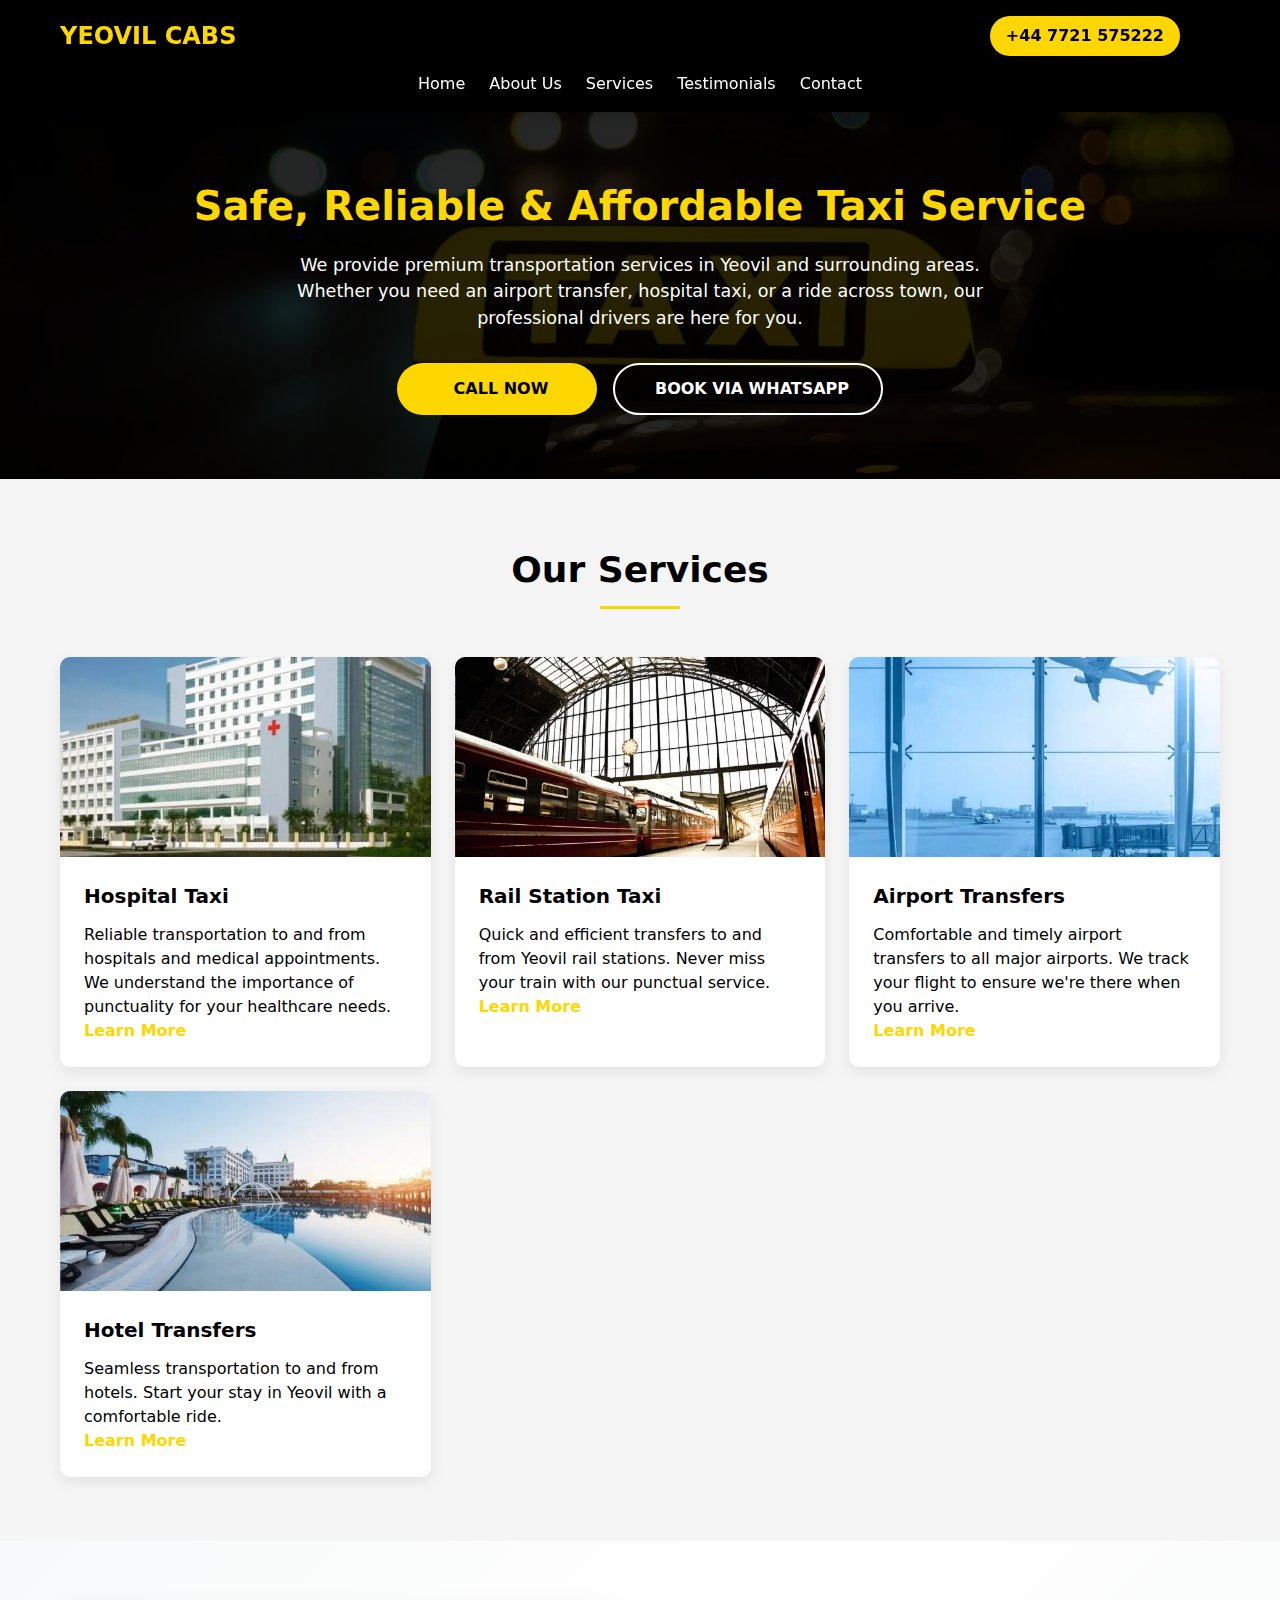
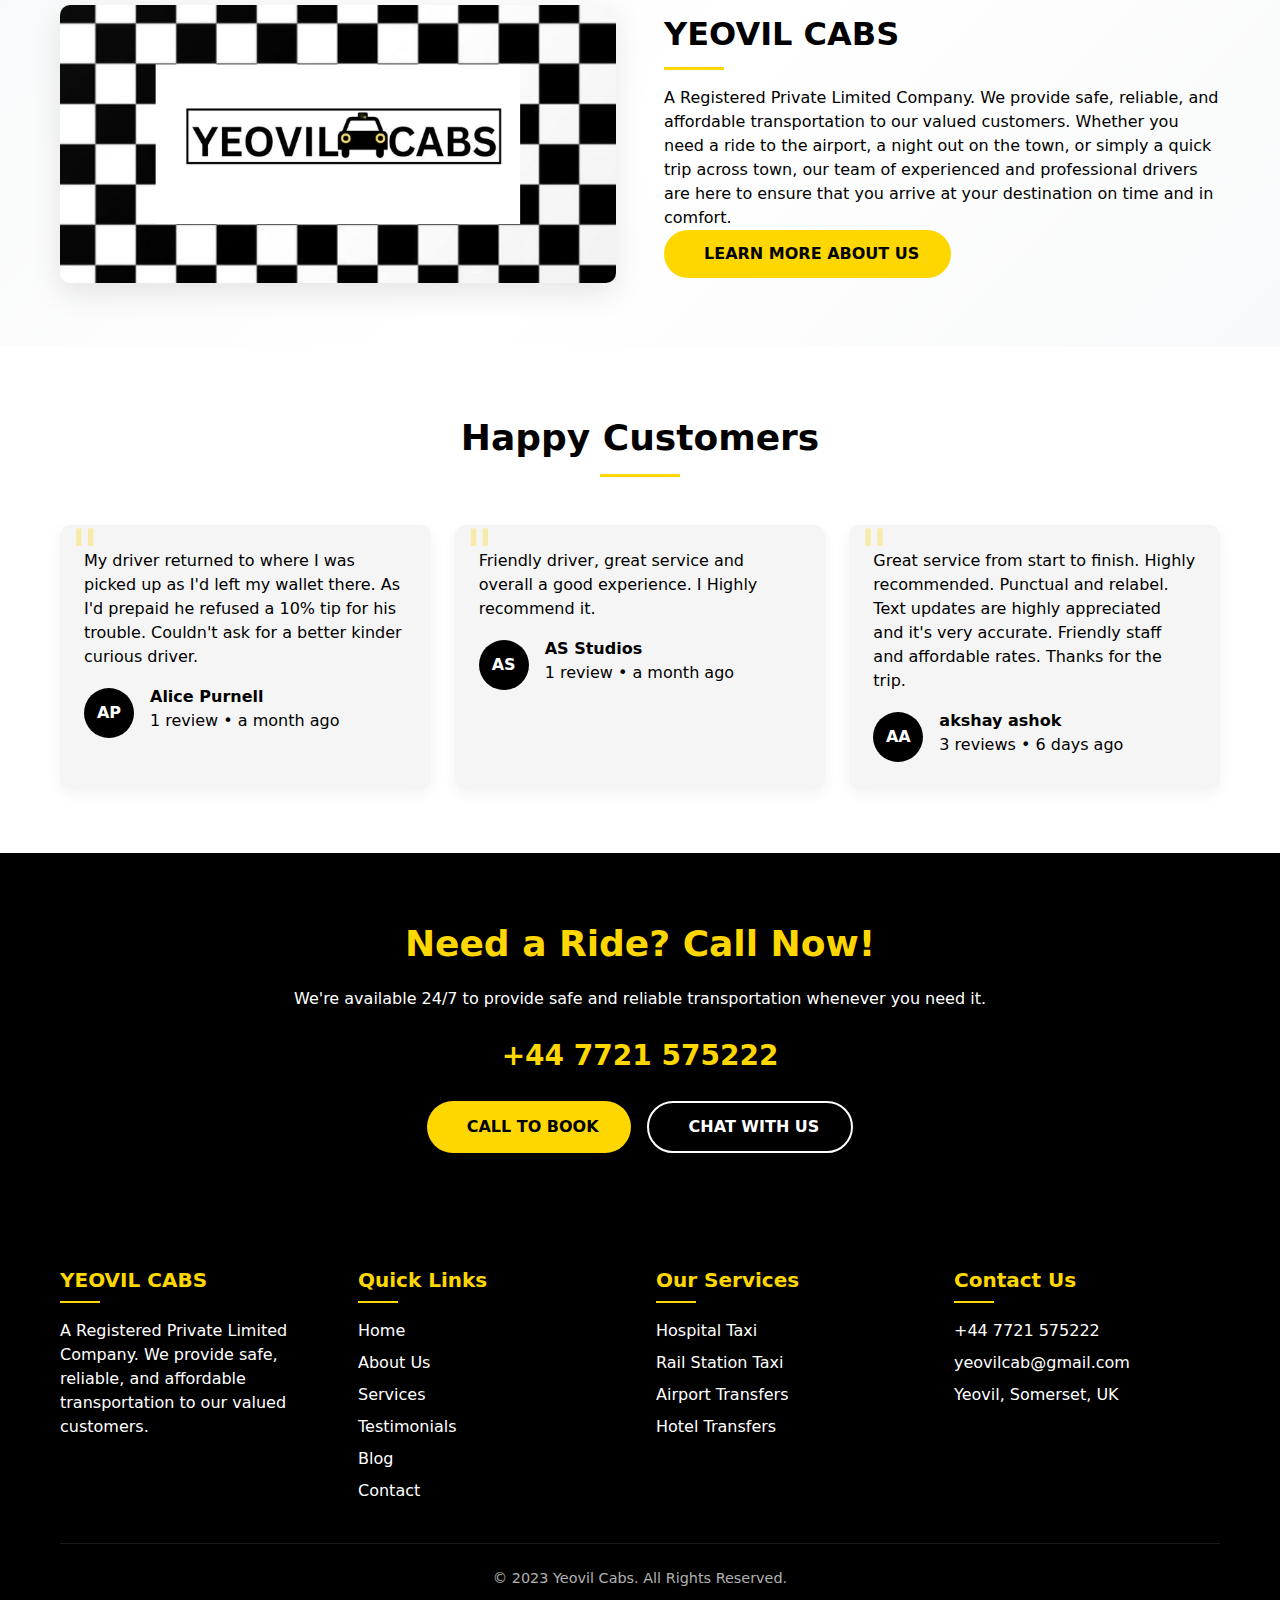
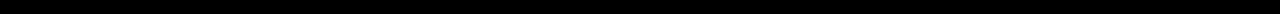
<file: index.html>
<!DOCTYPE html>
<html lang="en">
<head>
    <meta charset="UTF-8">
    <meta name="viewport" content="width=device-width, initial-scale=1.0">
    <meta name="description" content="Yeovil Cabs provides safe, reliable, and affordable transportation services in Yeovil. Airport transfers, hospital taxis, and more. Book now!">
    <meta name="keywords" content="Yeovil Cabs, Yeovil taxi, taxi service Yeovil, airport taxi Yeovil, hospital taxi Yeovil, local cabs Yeovil">
    <title>Yeovil Cabs | #1 Cab services in Yeovil and surrounding areas</title>
    
    <!-- Preload critical resources -->
    <link rel="preconnect" href="https://cdnjs.cloudflare.com">
    <link rel="preload" as="style" href="https://cdnjs.cloudflare.com/ajax/libs/font-awesome/6.4.0/css/all.min.css">
    <link rel="preload" as="style" href="css/style.css">
    
    <!-- Font Awesome with defer -->
    <link rel="stylesheet" href="https://cdnjs.cloudflare.com/ajax/libs/font-awesome/6.4.0/css/all.min.css" 
          integrity="sha512-iecdLmaskl7CVkqkXNQ/ZH/XLlvWZOJyj7Yy7tcenmpD1ypASozpmT/E0iPtmFIB46ZmdtAc9eNBvH0H/ZpiBw==" 
          crossorigin="anonymous" referrerpolicy="no-referrer">
    <link rel="stylesheet" href="css/style.css">
    
    <!-- Favicon -->
    <link rel="icon" href="/favicon.ico" type="image/x-icon">
</head>

<body>
    <!-- Header Section -->
    <header>
        <div class="container">
            <div class="header-top">
                <a href="index.html" class="logo">
                    <h1>YEOVIL CABS</h1>
                </a>
                <div class="contact-info">
                    <a href="tel:+447721575222" class="phone-number">
                        <i class="fas fa-phone"></i> +44 7721 575222
                    </a>
                    <div class="social-icons">
                        <a href="https://wa.me/447721575222" aria-label="WhatsApp"><i class="fab fa-whatsapp"></i></a>
                        <a href="https://www.instagram.com/yeovilcab.co.uk/" aria-label="Instagram"><i class="fab fa-instagram"></i></a>
                        <a href="https://g.page/r/CRvy1ZGY4O-WEAI/review" aria-label="Google"><i class="fab fa-google"></i></a>
                    </div>
                </div>
            </div>
            <nav>
                <div class="mobile-menu" aria-label="Menu">
                    <i class="fas fa-bars"></i>
                </div>
                <ul class="nav-links">
                    <li><a href="index.html" class="active">Home</a></li>
                    <li><a href="about.html">About Us</a></li>
                    <li><a href="services.html">Services</a></li>
                    <li><a href="testimonials.html">Testimonials</a></li>
                    <li><a href="contact.html">Contact</a></li>
                </ul>
            </nav>
        </div>
    </header>

    <!-- Hero Section -->
    <section class="hero">
        <div class="container">
            <h2>Safe, Reliable & Affordable Taxi Service</h2>
            <p>We provide premium transportation services in Yeovil and surrounding areas. Whether you need an airport transfer, hospital taxi, or a ride across town, our professional drivers are here for you.</p>
            <div class="cta-buttons">
                <a href="tel:+447721575222" class="btn btn-primary">
                    <i class="fas fa-phone"></i> CALL NOW
                </a>
                <a href="https://wa.me/447721575222" class="btn btn-secondary">
                    <i class="fab fa-whatsapp"></i> BOOK VIA WHATSAPP
                </a>
            </div>
        </div>
    </section>

    <!-- Services Section -->
    <section class="services">
        <div class="container">
            <div class="section-title">
                <h2>Our Services</h2>
            </div>
            <div class="services-grid">
                <div class="service-card">
                    <div class="service-img" style="background-image: url('images/hospital-taxi-service.webp');" role="img" aria-label="Hospital Taxi Service"></div>
                    <div class="service-content">
                        <h3>Hospital Taxi</h3>
                        <p>Reliable transportation to and from hospitals and medical appointments. We understand the importance of punctuality for your healthcare needs.</p>
                        <a href="hospital-taxi.html" class="service-link">Learn More <i class="fas fa-arrow-right"></i></a>
                    </div>
                </div>
                <div class="service-card">
                    <div class="service-img" style="background-image: url('images/rail-station-taxi-service.webp');" role="img" aria-label="Rail Station Taxi Service"></div>
                    <div class="service-content">
                        <h3>Rail Station Taxi</h3>
                        <p>Quick and efficient transfers to and from Yeovil rail stations. Never miss your train with our punctual service.</p>
                        <a href="rail-station-taxi.html" class="service-link">Learn More <i class="fas fa-arrow-right"></i></a>
                    </div>
                </div>
                <div class="service-card">
                    <div class="service-img" style="background-image: url('images/airport-transfers-service.webp');" role="img" aria-label="Airport Transfer Service"></div>
                    <div class="service-content">
                        <h3>Airport Transfers</h3>
                        <p>Comfortable and timely airport transfers to all major airports. We track your flight to ensure we're there when you arrive.</p>
                        <a href="airport-transfers.html" class="service-link">Learn More <i class="fas fa-arrow-right"></i></a>
                    </div>
                </div>
                <div class="service-card">
                    <div class="service-img" style="background-image: url('images/hotel-transfers-service.webp');" role="img" aria-label="Hotel Transfer Service"></div>
                    <div class="service-content">
                        <h3>Hotel Transfers</h3>
                        <p>Seamless transportation to and from hotels. Start your stay in Yeovil with a comfortable ride.</p>
                        <a href="hotel-transfers.html" class="service-link">Learn More <i class="fas fa-arrow-right"></i></a>
                    </div>
                </div>
            </div>
        </div>
    </section>

    <!-- About Company Section -->
    <section class="about-company">
        <div class="container">
            <div class="about-company-content">
                <div class="about-image">
                    <img src="images/black-and-white-squires.jpg" alt="Yeovil Cabs Professional Service" loading="lazy">
                </div>
                <div class="about-text">
                    <h2>YEOVIL CABS</h2>
                    <p>A Registered Private Limited Company. We provide safe, reliable, and affordable transportation to our valued customers. Whether you need a ride to the airport, a night out on the town, or simply a quick trip across town, our team of experienced and professional drivers are here to ensure that you arrive at your destination on time and in comfort.</p>
                    <a href="about.html" class="btn btn-primary">
                        <i class="fas fa-info-circle"></i> LEARN MORE ABOUT US
                    </a>
                </div>
            </div>
        </div>
    </section>

    <!-- Testimonials Section -->
    <section class="testimonials">
        <div class="container">
            <div class="section-title">
                <h2>Happy Customers</h2>
            </div>
            <div class="testimonials-grid">
                <div class="testimonial-card">
                    <div class="testimonial-content">
                        <p>My driver returned to where I was picked up as I'd left my wallet there. As I'd prepaid he refused a 10% tip for his trouble. Couldn't ask for a better kinder curious driver.</p>
                    </div>
                    <div class="testimonial-author">
                        <div class="author-avatar">AP</div>
                        <div class="author-info">
                            <h4>Alice Purnell</h4>
                            <p>1 review • a month ago</p>
                            <div class="rating">
                                <i class="fas fa-star"></i>
                                <i class="fas fa-star"></i>
                                <i class="fas fa-star"></i>
                                <i class="fas fa-star"></i>
                                <i class="fas fa-star"></i>
                            </div>
                        </div>
                    </div>
                </div>
                <div class="testimonial-card">
                    <div class="testimonial-content">
                        <p>Friendly driver, great service and overall a good experience. I Highly recommend it.</p>
                    </div>
                    <div class="testimonial-author">
                        <div class="author-avatar">AS</div>
                        <div class="author-info">
                            <h4>AS Studios</h4>
                            <p>1 review • a month ago</p>
                            <div class="rating">
                                <i class="fas fa-star"></i>
                                <i class="fas fa-star"></i>
                                <i class="fas fa-star"></i>
                                <i class="fas fa-star"></i>
                                <i class="fas fa-star"></i>
                            </div>
                        </div>
                    </div>
                </div>
                <div class="testimonial-card">
                    <div class="testimonial-content">
                        <p>Great service from start to finish. Highly recommended. Punctual and relabel. Text updates are highly appreciated and it's very accurate. Friendly staff and affordable rates. Thanks for the trip.</p>
                    </div>
                    <div class="testimonial-author">
                        <div class="author-avatar">AA</div>
                        <div class="author-info">
                            <h4>akshay ashok</h4>
                            <p>3 reviews • 6 days ago</p>
                            <div class="rating">
                                <i class="fas fa-star"></i>
                                <i class="fas fa-star"></i>
                                <i class="fas fa-star"></i>
                                <i class="fas fa-star"></i>
                                <i class="fas fa-star"></i>
                            </div>
                        </div>
                    </div>
                </div>
            </div>
        </div>
    </section>

    <!-- Call to Action Section -->
    <section class="cta-section">
        <div class="container">
            <h2>Need a Ride? Call Now!</h2>
            <p>We're available 24/7 to provide safe and reliable transportation whenever you need it.</p>
            <a href="tel:+447721575222" class="cta-phone">+44 7721 575222</a>
            <div class="cta-buttons">
                <a href="tel:+447721575222" class="btn btn-primary">
                    <i class="fas fa-phone"></i> CALL TO BOOK
                </a>
                <a href="https://wa.me/447721575222" class="btn btn-secondary">
                    <i class="fab fa-whatsapp"></i> CHAT WITH US
                </a>
            </div>
        </div>
    </section>

    <!-- Footer -->
    <footer>
        <div class="container">
            <div class="footer-content">
                <div class="footer-column">
                    <h3>YEOVIL CABS</h3>
                    <p>A Registered Private Limited Company. We provide safe, reliable, and affordable transportation to our valued customers.</p>
                    <div class="social-icons">
                        <a href="https://wa.me/447721575222" aria-label="WhatsApp"><i class="fab fa-whatsapp"></i></a>
                        <a href="https://www.instagram.com/yeovilcab.co.uk/" aria-label="Instagram"><i class="fab fa-instagram"></i></a>
                        <a href="https://g.page/r/CRvy1ZGY4O-WEAI/review" aria-label="Google"><i class="fab fa-google"></i></a>
                    </div>
                </div>
                <div class="footer-column">
                    <h3>Quick Links</h3>
                    <ul class="footer-links">
                        <li><a href="index.html">Home</a></li>
                        <li><a href="about.html">About Us</a></li>
                        <li><a href="services.html">Services</a></li>
                        <li><a href="testimonials.html">Testimonials</a></li>
                        <li><a href="blog.html">Blog</a></li>
                        <li><a href="contact.html">Contact</a></li>
                    </ul>
                </div>
                <div class="footer-column">
                    <h3>Our Services</h3>
                    <ul class="footer-links">
                        <li><a href="hospital-taxi.html">Hospital Taxi</a></li>
                        <li><a href="rail-station-taxi.html">Rail Station Taxi</a></li>
                        <li><a href="airport-transfers.html">Airport Transfers</a></li>
                        <li><a href="hotel-transfers.html">Hotel Transfers</a></li>
                    </ul>
                </div>
                <div class="footer-column">
                    <h3>Contact Us</h3>
                    <ul class="footer-links">
                        <li><i class="fas fa-phone"></i> +44 7721 575222</li>
                        <li><i class="fas fa-envelope"></i> yeovilcab@gmail.com</li>
                        <li><i class="fas fa-map-marker-alt"></i> Yeovil, Somerset, UK</li>
                    </ul>
                </div>
            </div>
            <div class="footer-bottom">
                <p>&copy; 2023 Yeovil Cabs. All Rights Reserved.</p>
            </div>
        </div>
    </footer>

    <!-- Script at bottom for faster loading -->
    <script src="js/script.js" defer></script>
</body>
</html>
</file>
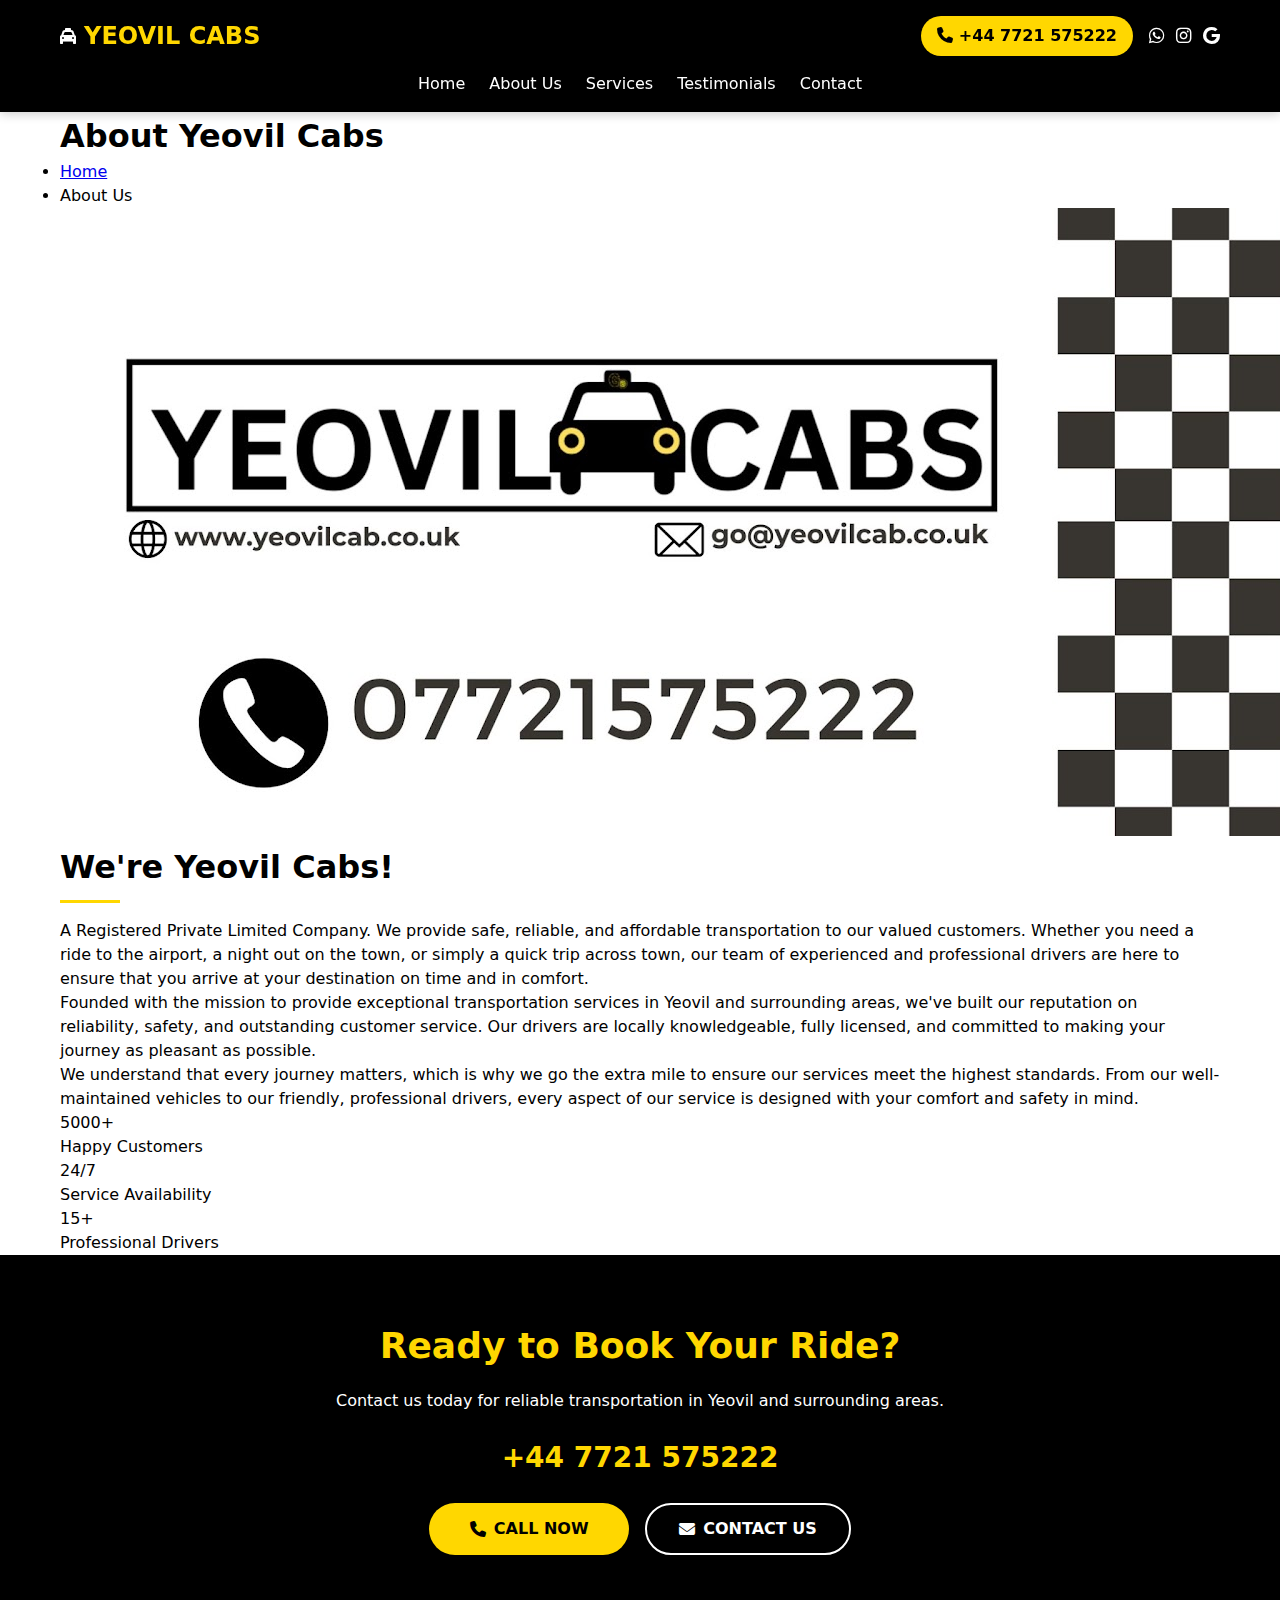
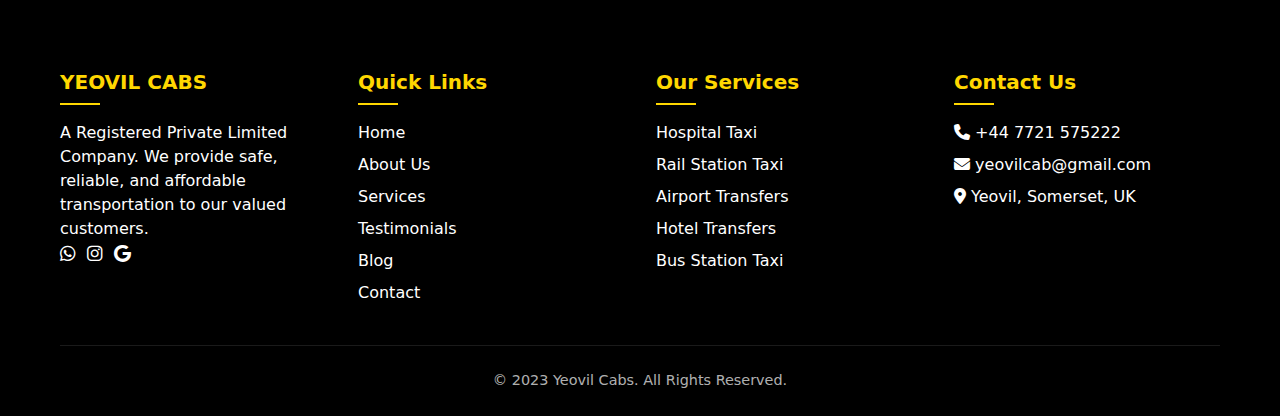
<file: about.html>
<!DOCTYPE html>
<html lang="en">
<head>
    <meta charset="UTF-8">
    <meta name="viewport" content="width=device-width, initial-scale=1.0">
    <meta name="robots" content="index, follow">
    <title>About Yeovil Cabs | Trusted Taxi Service in Yeovil</title>
    <meta name="description" content="Know more about Yeovil Cabs, a trusted taxi service in Yeovil offering professional drivers, safe rides, and affordable fares.">
    <meta name="keywords" content="about Yeovil Cabs, Yeovil taxi company, trusted taxi Yeovil, local cab service Yeovil">
    <link rel="canonical" href="https://www.yeovilcab.co.uk/about.html">
    <link rel="stylesheet" href="https://cdnjs.cloudflare.com/ajax/libs/font-awesome/6.4.0/css/all.min.css">
    <link rel="stylesheet" href="css/style.css">
</head>
<body>
    <!-- Header Section -->
    <header>
        <div class="container">
            <div class="header-top">
                <div class="logo">
                    <i class="fas fa-taxi logo-icon"></i>
                    <h1>YEOVIL CABS</h1>
                </div>
                <div class="contact-info">
                    <a href="tel:+447721575222" class="phone-number">
                        <i class="fas fa-phone"></i> +44 7721 575222
                    </a>
                    <div class="social-icons">
                       <a href="https://wa.me/447721575222"><i class="fab fa-whatsapp"></i></a>
                        <a href="https://www.google.com/url?q=https%3A%2F%2Fwww.instagram.com%2Fyeovilcab.co.uk%2F&sa=D&sntz=1&usg=AOvVaw12XzNJs7yPYh_Z2C7VjxYV"><i class="fab fa-instagram"></i></a>
                        <a href="https://g.page/r/CRvy1ZGY4O-WEAI/review"><i class="fab fa-google"></i></a>
                    </div>
                </div>
            </div>
            <nav>
                <div class="mobile-menu">
                    <i class="fas fa-bars"></i>
                </div>
                <ul class="nav-links">
                    <li><a href="index.html">Home</a></li>
                    <li><a href="about.html" class="active">About Us</a></li>
                    <li><a href="services.html">Services</a></li>
                    <li><a href="testimonials.html">Testimonials</a></li>
                    <li><a href="contact.html">Contact</a></li>
                </ul>
            </nav>
        </div>
    </header>

    <!-- Page Header -->
    <section class="page-header">
        <div class="container">
            <h1>About Yeovil Cabs</h1>
            <ul class="breadcrumb">
                <li><a href="index.html">Home</a></li>
                <li>About Us</li>
            </ul>
        </div>
    </section>

    <!-- About Section -->
    <section class="about">
        <div class="container">
            <div class="about-content">
                <div class="about-img">
                    <img src="images/about-us.jpg" alt="Yeovil Cabs professional drivers">
                </div>
                <div class="about-text">
                    <h2>We're Yeovil Cabs!</h2>
                    <p>A Registered Private Limited Company. We provide safe, reliable, and affordable transportation to our valued customers. Whether you need a ride to the airport, a night out on the town, or simply a quick trip across town, our team of experienced and professional drivers are here to ensure that you arrive at your destination on time and in comfort.</p>
                    <p>Founded with the mission to provide exceptional transportation services in Yeovil and surrounding areas, we've built our reputation on reliability, safety, and outstanding customer service. Our drivers are locally knowledgeable, fully licensed, and committed to making your journey as pleasant as possible.</p>
                    <p>We understand that every journey matters, which is why we go the extra mile to ensure our services meet the highest standards. From our well-maintained vehicles to our friendly, professional drivers, every aspect of our service is designed with your comfort and safety in mind.</p>
                </div>
            </div>
            
            <div class="stats">
                <div class="stat-card">
                    <div class="stat-number">5000+</div>
                    <div class="stat-text">Happy Customers</div>
                </div>
                <div class="stat-card">
                    <div class="stat-number">24/7</div>
                    <div class="stat-text">Service Availability</div>
                </div>
                <div class="stat-card">
                    <div class="stat-number">15+</div>
                    <div class="stat-text">Professional Drivers</div>
                </div>
            </div>
        </div>
    </section>

    <!-- Call to Action Section -->
    <section class="cta-section">
        <div class="container">
            <h2>Ready to Book Your Ride?</h2>
            <p>Contact us today for reliable transportation in Yeovil and surrounding areas.</p>
            <a href="tel:+447721575222" class="cta-phone">+44 7721 575222</a>
            <div class="cta-buttons">
                <a href="tel:+447721575222" class="btn btn-primary">
                    <i class="fas fa-phone"></i> CALL NOW
                </a>
                <a href="contact.html" class="btn btn-secondary">
                    <i class="fas fa-envelope"></i> CONTACT US
                </a>
            </div>
        </div>
    </section>

    <!-- Footer -->
    <footer>
        <div class="container">
            <div class="footer-content">
                <div class="footer-column">
                    <h3>YEOVIL CABS</h3>
                    <p>A Registered Private Limited Company. We provide safe, reliable, and affordable transportation to our valued customers.</p>
                    <div class="social-icons">
                        <a href="https://wa.me/447721575222"><i class="fab fa-whatsapp"></i></a>
                        <a href="https://www.google.com/url?q=https%3A%2F%2Fwww.instagram.com%2Fyeovilcab.co.uk%2F&sa=D&sntz=1&usg=AOvVaw12XzNJs7yPYh_Z2C7VjxYV"><i class="fab fa-instagram"></i></a>
                        <a href="https://g.page/r/CRvy1ZGY4O-WEAI/review"><i class="fab fa-google"></i></a>
                    </div>
                </div>
                <div class="footer-column">
                    <h3>Quick Links</h3>
                    <ul class="footer-links">
                        <li><a href="index.html">Home</a></li>
                        <li><a href="about.html">About Us</a></li>
                        <li><a href="services.html">Services</a></li>
                        <li><a href="testimonials.html">Testimonials</a></li>
                        <li><a href="blog.html">Blog</a></li>
                        <li><a href="contact.html">Contact</a></li>
                    </ul>
                </div>
                <div class="footer-column">
                    <h3>Our Services</h3>
                    <ul class="footer-links">
                        <li><a href="hospital-taxi.html">Hospital Taxi</a></li>
                        <li><a href="rail-station-taxi.html">Rail Station Taxi</a></li>
                        <li><a href="airport-transfers.html">Airport Transfers</a></li>
                        <li><a href="hotel-transfers.html">Hotel Transfers</a></li>
                        <li><a href="bus-station-taxi.html">Bus Station Taxi</a></li>
                    </ul>
                </div>
                <div class="footer-column">
                    <h3>Contact Us</h3>
                    <ul class="footer-links">
                        <li><i class="fas fa-phone"></i> +44 7721 575222</li>
                        <li><i class="fas fa-envelope"></i> yeovilcab@gmail.com</li>
                        <li><i class="fas fa-map-marker-alt"></i> Yeovil, Somerset, UK</li>
                    </ul>
                </div>
            </div>
            <div class="footer-bottom">
                <p>&copy; 2023 Yeovil Cabs. All Rights Reserved.</p>
            </div>
        </div>
    </footer>

    <script src="js/script.js"></script>
</body>
</html>
</file>
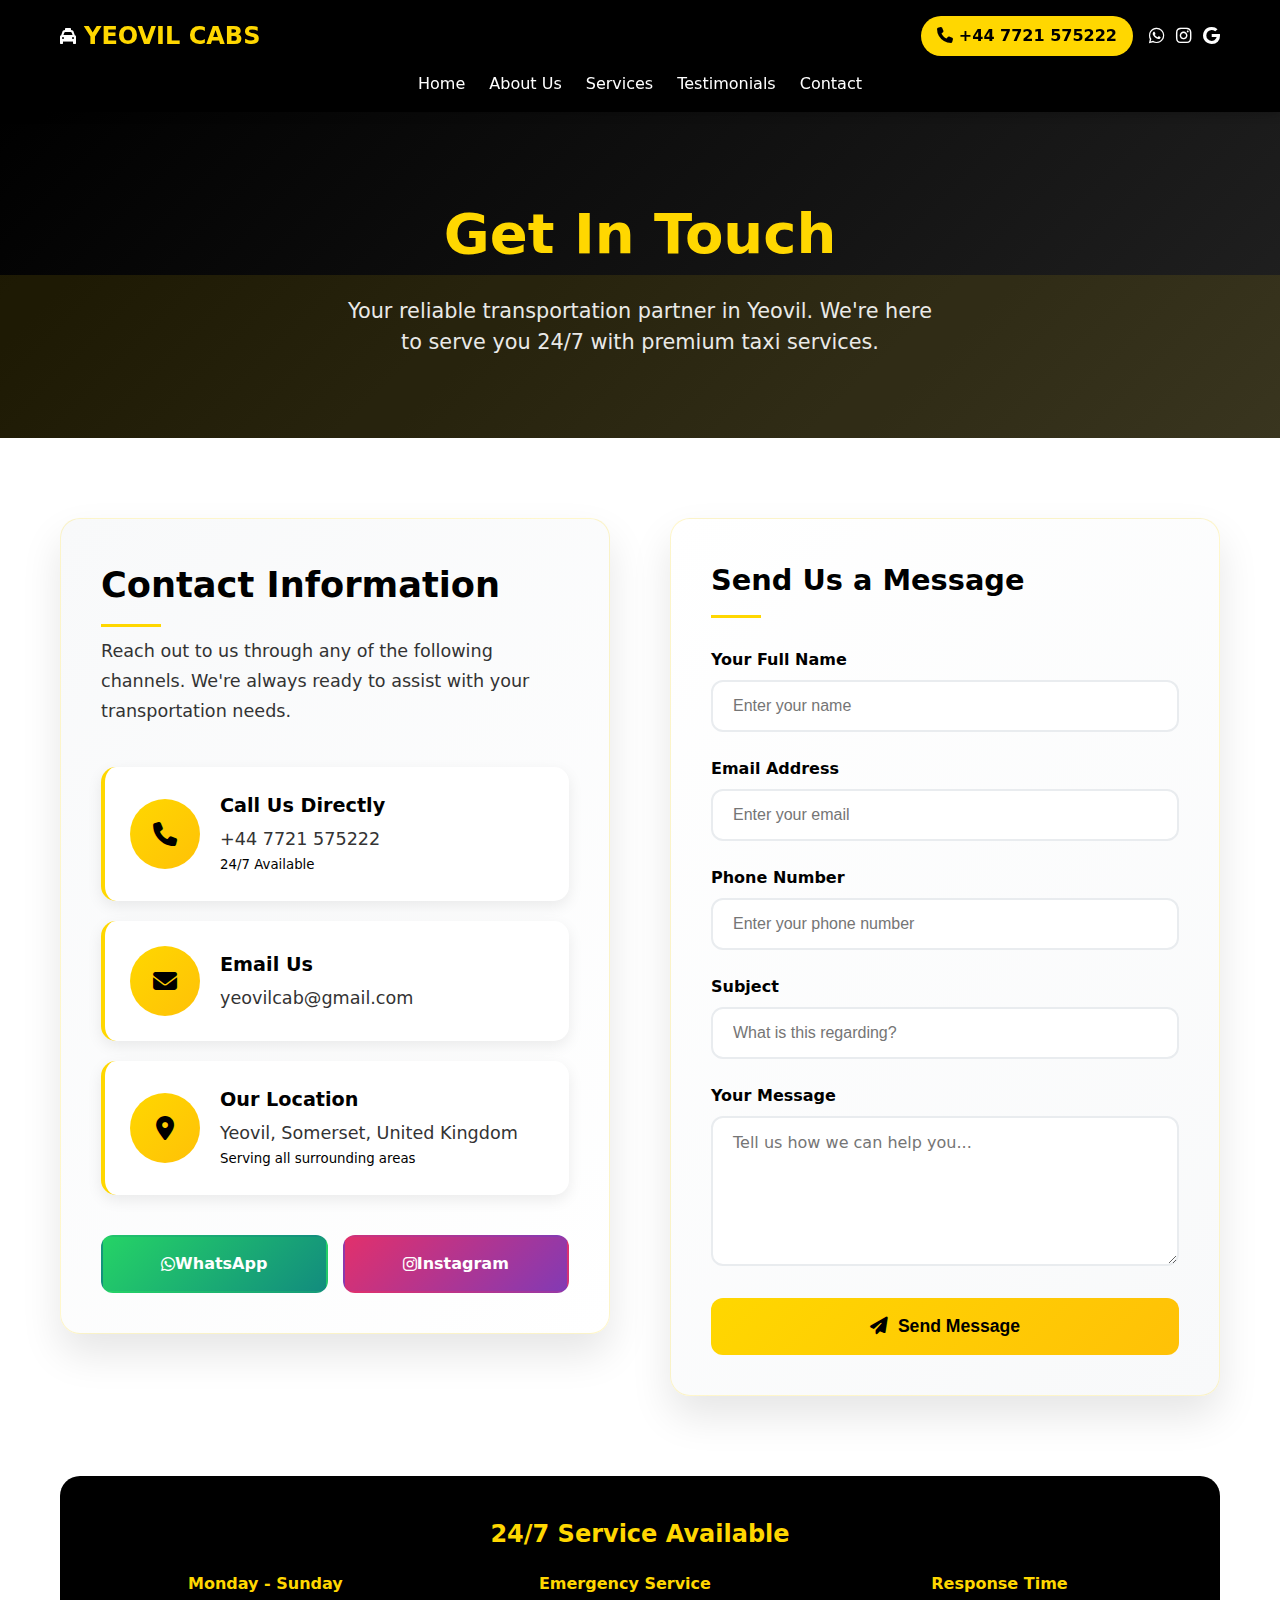
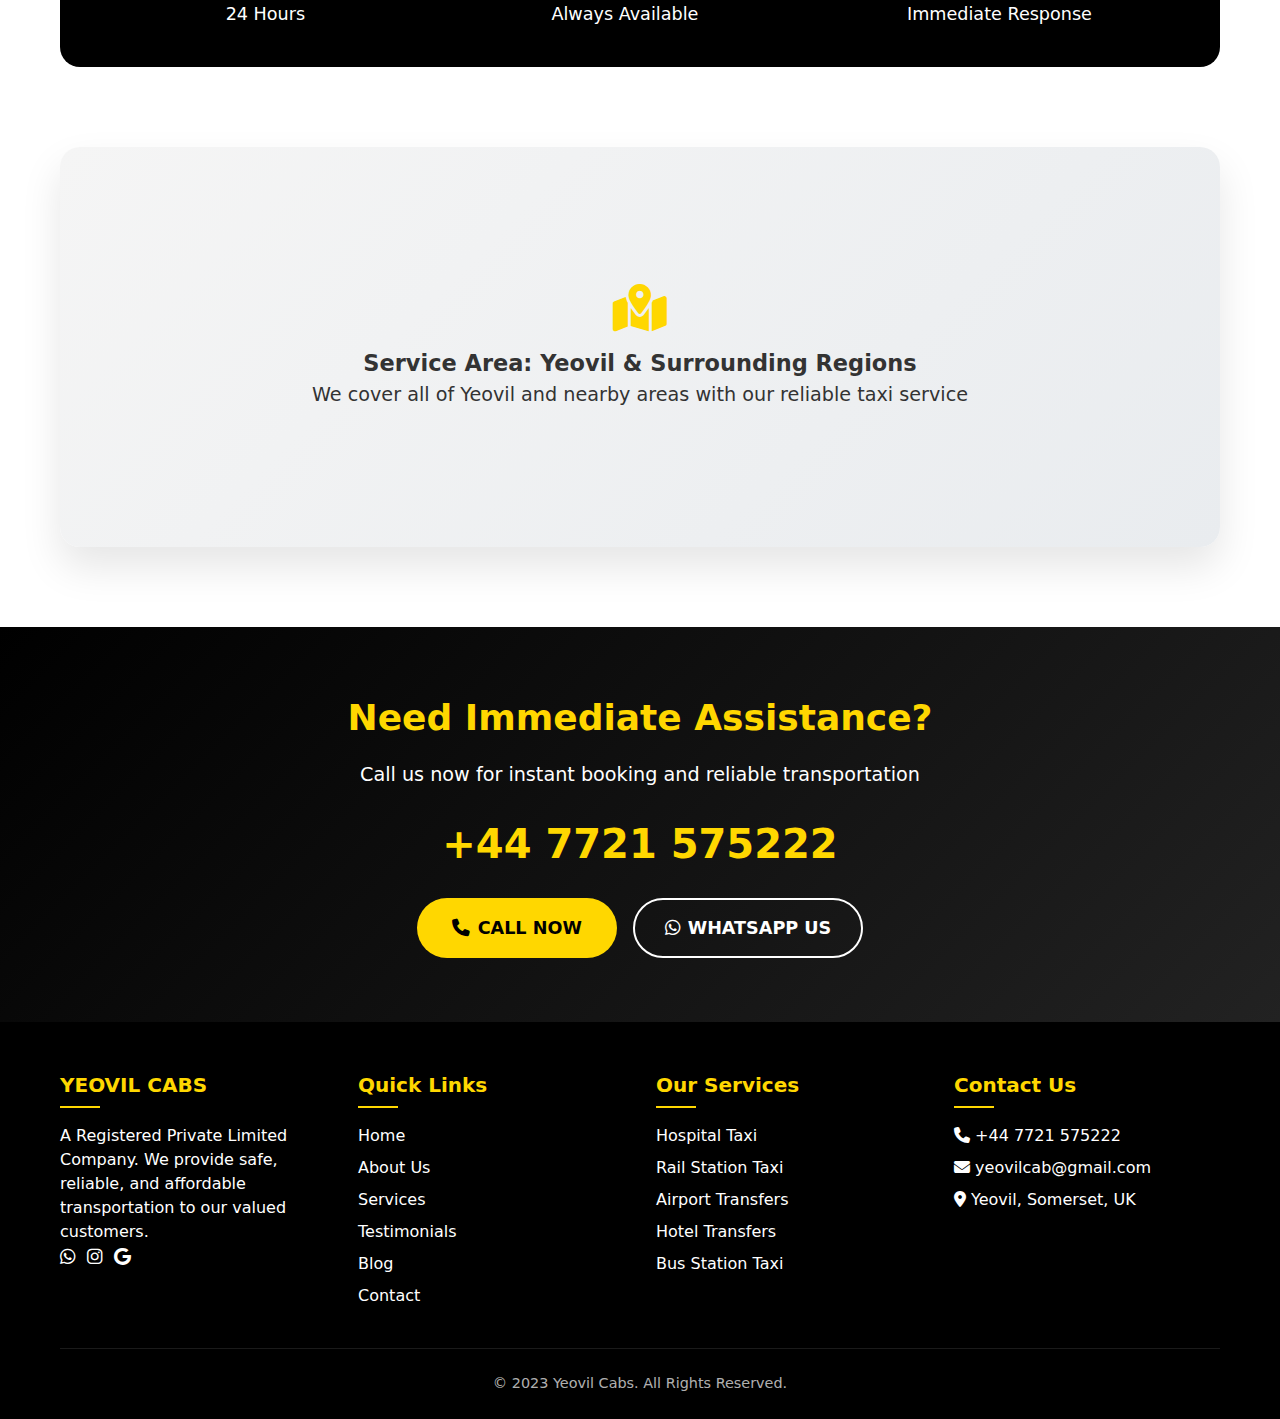
<file: contact (1).html>
<!DOCTYPE html>
<html lang="en">
<head>
    <meta charset="UTF-8">
    <meta name="viewport" content="width=device-width, initial-scale=1.0">
    <meta name="robots" content="index, follow">
    <title>Contact Yeovil Cabs | Book a Taxi in Yeovil</title>
    <meta name="description" content="Contact Yeovil Cabs to book a taxi in Yeovil. Call or message us for fast, reliable, and affordable transportation.">
    <meta name="keywords" content="contact Yeovil Cabs, book taxi Yeovil, taxi booking Yeovil">
    <link rel="canonical" href="https://www.yeovilcab.co.uk/contact.html">
    <link rel="stylesheet" href="https://cdnjs.cloudflare.com/ajax/libs/font-awesome/6.4.0/css/all.min.css">
    <link rel="stylesheet" href="css/style.css">
    <style>
        /* Enhanced Contact Page Styles */
        .contact-hero {
            background: linear-gradient(135deg, var(--dark) 0%, #222 100%);
            padding: 80px 0;
            text-align: center;
            color: var(--light);
            position: relative;
            overflow: hidden;
        }

        .contact-hero::before {
            content: '';
            position: absolute;
            top: 0;
            left: 0;
            right: 0;
            bottom: 0;
            background: url('data:image/svg+xml,<svg xmlns="http://www.w3.org/2000/svg" viewBox="0 0 1000 100" fill="%23FFD700" opacity="0.1"><path d="M500 50L550 25L600 50L650 25L700 50L750 25L800 50L850 25L900 50L950 25L1000 50L1000 100L0 100L0 50Z"/></svg>');
            background-size: cover;
        }

        .contact-hero-content {
            position: relative;
            z-index: 2;
        }

        .contact-hero h1 {
            font-size: 3.5rem;
            margin-bottom: 20px;
            color: var(--primary-yellow);
        }

        .contact-hero p {
            font-size: 1.3rem;
            max-width: 600px;
            margin: 0 auto;
            opacity: 0.9;
        }

        .contact-grid {
            display: grid;
            grid-template-columns: 1fr 1fr;
            gap: 60px;
            align-items: start;
            margin: 80px 0;
        }

        .contact-info-card {
            background: linear-gradient(135deg, #f8f9fa 0%, #ffffff 100%);
            border-radius: 20px;
            padding: 40px;
            box-shadow: 0 20px 40px rgba(0, 0, 0, 0.1);
            border: 1px solid rgba(255, 215, 0, 0.2);
        }

        .contact-info-card h2 {
            font-size: 2.2rem;
            margin-bottom: 10px;
            color: var(--dark);
            position: relative;
            padding-bottom: 15px;
        }

        .contact-info-card h2::after {
            content: '';
            position: absolute;
            bottom: 0;
            left: 0;
            width: 60px;
            height: 3px;
            background: var(--primary-yellow);
        }

        .contact-info-card > p {
            font-size: 1.1rem;
            color: var(--dark-gray);
            margin-bottom: 30px;
            line-height: 1.7;
        }

        .contact-details-enhanced {
            margin: 40px 0;
        }

        .contact-item-enhanced {
            display: flex;
            align-items: center;
            padding: 25px;
            margin-bottom: 20px;
            background: white;
            border-radius: 15px;
            box-shadow: 0 5px 15px rgba(0, 0, 0, 0.08);
            transition: all 0.3s ease;
            border-left: 4px solid var(--primary-yellow);
        }

        .contact-item-enhanced:hover {
            transform: translateX(10px);
            box-shadow: 0 10px 25px rgba(0, 0, 0, 0.15);
        }

        .contact-icon-enhanced {
            width: 70px;
            height: 70px;
            background: linear-gradient(135deg, var(--primary-yellow) 0%, var(--secondary-yellow) 100%);
            border-radius: 50%;
            display: flex;
            align-items: center;
            justify-content: center;
            margin-right: 20px;
            flex-shrink: 0;
            color: var(--dark);
            font-size: 1.5rem;
        }

        .contact-text-enhanced h4 {
            font-size: 1.2rem;
            margin-bottom: 5px;
            color: var(--dark);
        }

        .contact-text-enhanced p,
        .contact-text-enhanced a {
            color: var(--dark-gray);
            text-decoration: none;
            font-size: 1.1rem;
            transition: color 0.3s ease;
        }

        .contact-text-enhanced a:hover {
            color: var(--primary-yellow);
        }

        .social-contact-buttons {
            display: grid;
            grid-template-columns: 1fr 1fr;
            gap: 15px;
            margin-top: 30px;
        }

        .social-contact-btn {
            display: flex;
            align-items: center;
            justify-content: center;
            padding: 15px 20px;
            border-radius: 12px;
            text-decoration: none;
            font-weight: 600;
            transition: all 0.3s ease;
            border: 2px solid transparent;
        }

        .social-contact-btn.whatsapp {
            background: linear-gradient(135deg, #25D366 0%, #128C7E 100%);
            color: white;
        }

        .social-contact-btn.instagram {
            background: linear-gradient(135deg, #E1306C 0%, #833AB4 100%);
            color: white;
        }

        .social-contact-btn:hover {
            transform: translateY(-3px);
            box-shadow: 0 10px 20px rgba(0, 0, 0, 0.2);
        }

        .contact-form-enhanced {
            background: linear-gradient(135deg, #ffffff 0%, #f8f9fa 100%);
            border-radius: 20px;
            padding: 40px;
            box-shadow: 0 20px 40px rgba(0, 0, 0, 0.1);
            border: 1px solid rgba(255, 215, 0, 0.2);
        }

        .contact-form-enhanced h3 {
            font-size: 1.8rem;
            margin-bottom: 30px;
            color: var(--dark);
            position: relative;
            padding-bottom: 15px;
        }

        .contact-form-enhanced h3::after {
            content: '';
            position: absolute;
            bottom: 0;
            left: 0;
            width: 50px;
            height: 3px;
            background: var(--primary-yellow);
        }

        .form-group-enhanced {
            margin-bottom: 25px;
        }

        .form-group-enhanced label {
            display: block;
            margin-bottom: 8px;
            font-weight: 600;
            color: var(--dark);
            font-size: 1rem;
        }

        .form-control-enhanced {
            width: 100%;
            padding: 15px 20px;
            border: 2px solid #e9ecef;
            border-radius: 12px;
            font-size: 1rem;
            transition: all 0.3s ease;
            background: white;
        }

        .form-control-enhanced:focus {
            outline: none;
            border-color: var(--primary-yellow);
            box-shadow: 0 0 0 3px rgba(255, 215, 0, 0.1);
            transform: translateY(-2px);
        }

        textarea.form-control-enhanced {
            min-height: 150px;
            resize: vertical;
            font-family: inherit;
        }

        .submit-btn {
            width: 100%;
            padding: 18px;
            background: linear-gradient(135deg, var(--primary-yellow) 0%, var(--secondary-yellow) 100%);
            color: var(--dark);
            border: none;
            border-radius: 12px;
            font-size: 1.1rem;
            font-weight: 600;
            cursor: pointer;
            transition: all 0.3s ease;
            display: flex;
            align-items: center;
            justify-content: center;
            gap: 10px;
        }

        .submit-btn:hover {
            transform: translateY(-3px);
            box-shadow: 0 10px 25px rgba(255, 215, 0, 0.3);
        }

        .map-section {
            margin: 80px 0;
            border-radius: 20px;
            overflow: hidden;
            box-shadow: 0 20px 40px rgba(0, 0, 0, 0.1);
        }

        .map-placeholder {
            background: linear-gradient(135deg, var(--gray) 0%, #e9ecef 100%);
            height: 400px;
            display: flex;
            align-items: center;
            justify-content: center;
            color: var(--dark-gray);
            font-size: 1.2rem;
        }

        .business-hours {
            background: var(--dark);
            color: var(--light);
            padding: 40px;
            border-radius: 20px;
            text-align: center;
            margin-top: 40px;
        }

        .business-hours h3 {
            color: var(--primary-yellow);
            margin-bottom: 20px;
            font-size: 1.5rem;
        }

        .hours-list {
            display: flex;
            justify-content: space-around;
            flex-wrap: wrap;
            gap: 20px;
        }

        .hour-item {
            text-align: center;
        }

        .hour-item .day {
            font-weight: 600;
            color: var(--primary-yellow);
            margin-bottom: 5px;
        }

        .hour-item .time {
            font-size: 1.1rem;
        }
    </style>
</head>
<body>
    <!-- Header Section -->
    <header>
        <div class="container">
            <div class="header-top">
                <div class="logo">
                    <i class="fas fa-taxi logo-icon"></i>
                    <h1>YEOVIL CABS</h1>
                </div>
                <div class="contact-info">
                    <a href="tel:+447721575222" class="phone-number">
                        <i class="fas fa-phone"></i> +44 7721 575222
                    </a>
                    <div class="social-icons">
                       <a href="https://wa.me/447721575222"><i class="fab fa-whatsapp"></i></a>
                        <a href="https://www.google.com/url?q=https%3A%2F%2Fwww.instagram.com%2Fyeovilcab.co.uk%2F&sa=D&sntz=1&usg=AOvVaw12XzNJs7yPYh_Z2C7VjxYV"><i class="fab fa-instagram"></i></a>
                        <a href="https://g.page/r/CRvy1ZGY4O-WEAI/review"><i class="fab fa-google"></i></a>
                    </div>
                </div>
            </div>
            <nav>
                <div class="mobile-menu">
                    <i class="fas fa-bars"></i>
                </div>
                <ul class="nav-links">
                    <li><a href="index.html">Home</a></li>
                    <li><a href="about.html">About Us</a></li>
                    <li><a href="services.html">Services</a></li>
                    <li><a href="testimonials.html">Testimonials</a></li>
                    <li><a href="contact.html" class="active">Contact</a></li>
                </ul>
            </nav>
        </div>
    </header>

    <!-- Enhanced Hero Section -->
    <section class="contact-hero">
        <div class="container">
            <div class="contact-hero-content">
                <h1>Get In Touch</h1>
                <p>Your reliable transportation partner in Yeovil. We're here to serve you 24/7 with premium taxi services.</p>
            </div>
        </div>
    </section>

    <!-- Contact Section -->
    <section class="contact">
        <div class="container">
            <div class="contact-grid">
                <div class="contact-info-card">
                    <h2>Contact Information</h2>
                    <p>Reach out to us through any of the following channels. We're always ready to assist with your transportation needs.</p>
                    
                    <div class="contact-details-enhanced">
                        <div class="contact-item-enhanced">
                            <div class="contact-icon-enhanced">
                                <i class="fas fa-phone"></i>
                            </div>
                            <div class="contact-text-enhanced">
                                <h4>Call Us Directly</h4>
                                <p><a href="tel:+447721575222">+44 7721 575222</a></p>
                                <small>24/7 Available</small>
                            </div>
                        </div>
                        <div class="contact-item-enhanced">
                            <div class="contact-icon-enhanced">
                                <i class="fas fa-envelope"></i>
                            </div>
                            <div class="contact-text-enhanced">
                                <h4>Email Us</h4>
                                <p><a href="mailto:yeovilcab@gmail.com">yeovilcab@gmail.com</a></p>
                              
                            </div>
                        </div>
                        <div class="contact-item-enhanced">
                            <div class="contact-icon-enhanced">
                                <i class="fas fa-map-marker-alt"></i>
                            </div>
                            <div class="contact-text-enhanced">
                                <h4>Our Location</h4>
                                <p>Yeovil, Somerset, United Kingdom</p>
                                <small>Serving all surrounding areas</small>
                            </div>
                        </div>
                    </div>
                    
                    <div class="social-contact-buttons">
                        <a href="https://wa.me/447721575222" class="social-contact-btn whatsapp">
                            <i class="fab fa-whatsapp"></i> WhatsApp
                        </a>
                        <a href="https://www.instagram.com/yeovilcab.co.uk/" class="social-contact-btn instagram">
                            <i class="fab fa-instagram"></i> Instagram
                        </a>
                    </div>
                </div>
                
                <div class="contact-form-enhanced">
                    <h3>Send Us a Message</h3>
                    <form id="contactForm">
                        <div class="form-group-enhanced">
                            <label for="name">Your Full Name</label>
                            <input type="text" id="name" class="form-control-enhanced" placeholder="Enter your name" required>
                        </div>
                        <div class="form-group-enhanced">
                            <label for="email">Email Address</label>
                            <input type="email" id="email" class="form-control-enhanced" placeholder="Enter your email" required>
                        </div>
                        <div class="form-group-enhanced">
                            <label for="phone">Phone Number</label>
                            <input type="tel" id="phone" class="form-control-enhanced" placeholder="Enter your phone number">
                        </div>
                        <div class="form-group-enhanced">
                            <label for="subject">Subject</label>
                            <input type="text" id="subject" class="form-control-enhanced" placeholder="What is this regarding?" required>
                        </div>
                        <div class="form-group-enhanced">
                            <label for="message">Your Message</label>
                            <textarea id="message" class="form-control-enhanced" placeholder="Tell us how we can help you..." required></textarea>
                        </div>
                        <button type="submit" class="submit-btn">
                            <i class="fas fa-paper-plane"></i> Send Message
                        </button>
                    </form>
                </div>
            </div>

            <!-- Business Hours -->
            <div class="business-hours">
                <h3>24/7 Service Available</h3>
                <div class="hours-list">
                    <div class="hour-item">
                        <div class="day">Monday - Sunday</div>
                        <div class="time">24 Hours</div>
                    </div>
                    <div class="hour-item">
                        <div class="day">Emergency Service</div>
                        <div class="time">Always Available</div>
                    </div>
                    <div class="hour-item">
                        <div class="day">Response Time</div>
                        <div class="time">Immediate Response</div>
                    </div>
                </div>
            </div>

            <!-- Map Section -->
            <div class="map-section">
                <div class="map-placeholder">
                    <div style="text-align: center;">
                        <i class="fas fa-map-marked-alt" style="font-size: 3rem; margin-bottom: 15px; color: var(--primary-yellow);"></i>
                        <h3>Service Area: Yeovil & Surrounding Regions</h3>
                        <p>We cover all of Yeovil and nearby areas with our reliable taxi service</p>
                    </div>
                </div>
            </div>
        </div>
    </section>

    <!-- Enhanced Call to Action Section -->
    <section class="cta-section" style="background: linear-gradient(135deg, var(--dark) 0%, #222 100%);">
        <div class="container">
            <h2 style="color: var(--primary-yellow);">Need Immediate Assistance?</h2>
            <p style="font-size: 1.2rem;">Call us now for instant booking and reliable transportation</p>
            <a href="tel:+447721575222" class="cta-phone" style="font-size: 2.5rem;">+44 7721 575222</a>
            <div class="cta-buttons">
                <a href="tel:+447721575222" class="btn btn-primary" style="padding: 15px 30px; font-size: 1.1rem;">
                    <i class="fas fa-phone"></i> CALL NOW
                </a>
                <a href="https://wa.me/447721575222" class="btn btn-secondary" style="padding: 15px 30px; font-size: 1.1rem;">
                    <i class="fab fa-whatsapp"></i> WHATSAPP US
                </a>
            </div>
        </div>
    </section>

    <!-- Footer -->
    <footer>
        <div class="container">
            <div class="footer-content">
                <div class="footer-column">
                    <h3>YEOVIL CABS</h3>
                    <p>A Registered Private Limited Company. We provide safe, reliable, and affordable transportation to our valued customers.</p>
                    <div class="social-icons">
                       <a href="https://wa.me/447721575222"><i class="fab fa-whatsapp"></i></a>
                        <a href="https://www.google.com/url?q=https%3A%2F%2Fwww.instagram.com%2Fyeovilcab.co.uk%2F&sa=D&sntz=1&usg=AOvVaw12XzNJs7yPYh_Z2C7VjxYV"><i class="fab fa-instagram"></i></a>
                        <a href="https://g.page/r/CRvy1ZGY4O-WEAI/review"><i class="fab fa-google"></i></a>
                    </div>
                </div>
                <div class="footer-column">
                    <h3>Quick Links</h3>
                    <ul class="footer-links">
                        <li><a href="index.html">Home</a></li>
                        <li><a href="about.html">About Us</a></li>
                        <li><a href="services.html">Services</a></li>
                        <li><a href="testimonials.html">Testimonials</a></li>
                        <li><a href="blog.html">Blog</a></li>
                        <li><a href="contact.html">Contact</a></li>
                    </ul>
                </div>
                <div class="footer-column">
                    <h3>Our Services</h3>
                    <ul class="footer-links">
                        <li><a href="hospital-taxi.html">Hospital Taxi</a></li>
                        <li><a href="rail-station-taxi.html">Rail Station Taxi</a></li>
                        <li><a href="airport-transfers.html">Airport Transfers</a></li>
                        <li><a href="hotel-transfers.html">Hotel Transfers</a></li>
                        <li><a href="bus-station-taxi.html">Bus Station Taxi</a></li>
                    </ul>
                </div>
                <div class="footer-column">
                    <h3>Contact Us</h3>
                    <ul class="footer-links">
                        <li><i class="fas fa-phone"></i> +44 7721 575222</li>
                        <li><i class="fas fa-envelope"></i> yeovilcab@gmail.com</li>
                        <li><i class="fas fa-map-marker-alt"></i> Yeovil, Somerset, UK</li>
                    </ul>
                </div>
            </div>
            <div class="footer-bottom">
                <p>&copy; 2023 Yeovil Cabs. All Rights Reserved.</p>
            </div>
        </div>
    </footer>

    <script src="js/script.js"></script>
</body>
</html>
</file>
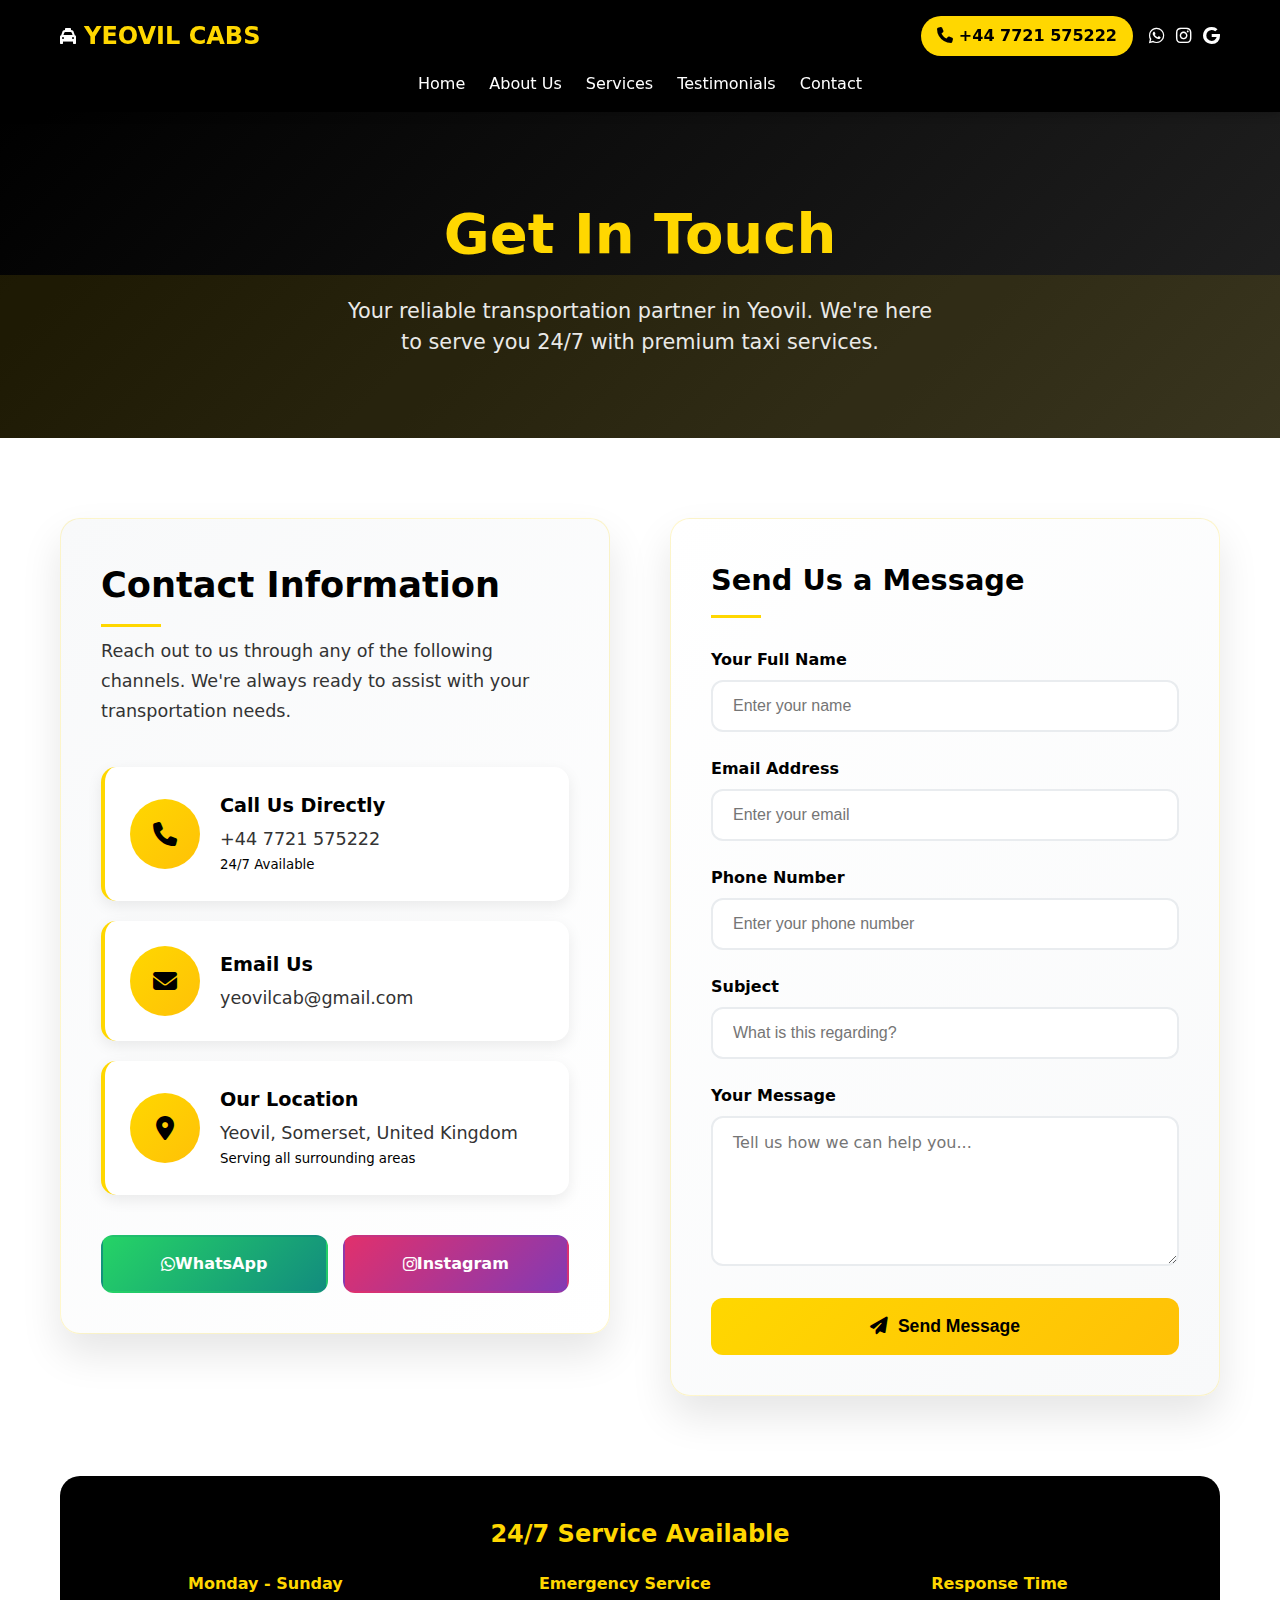
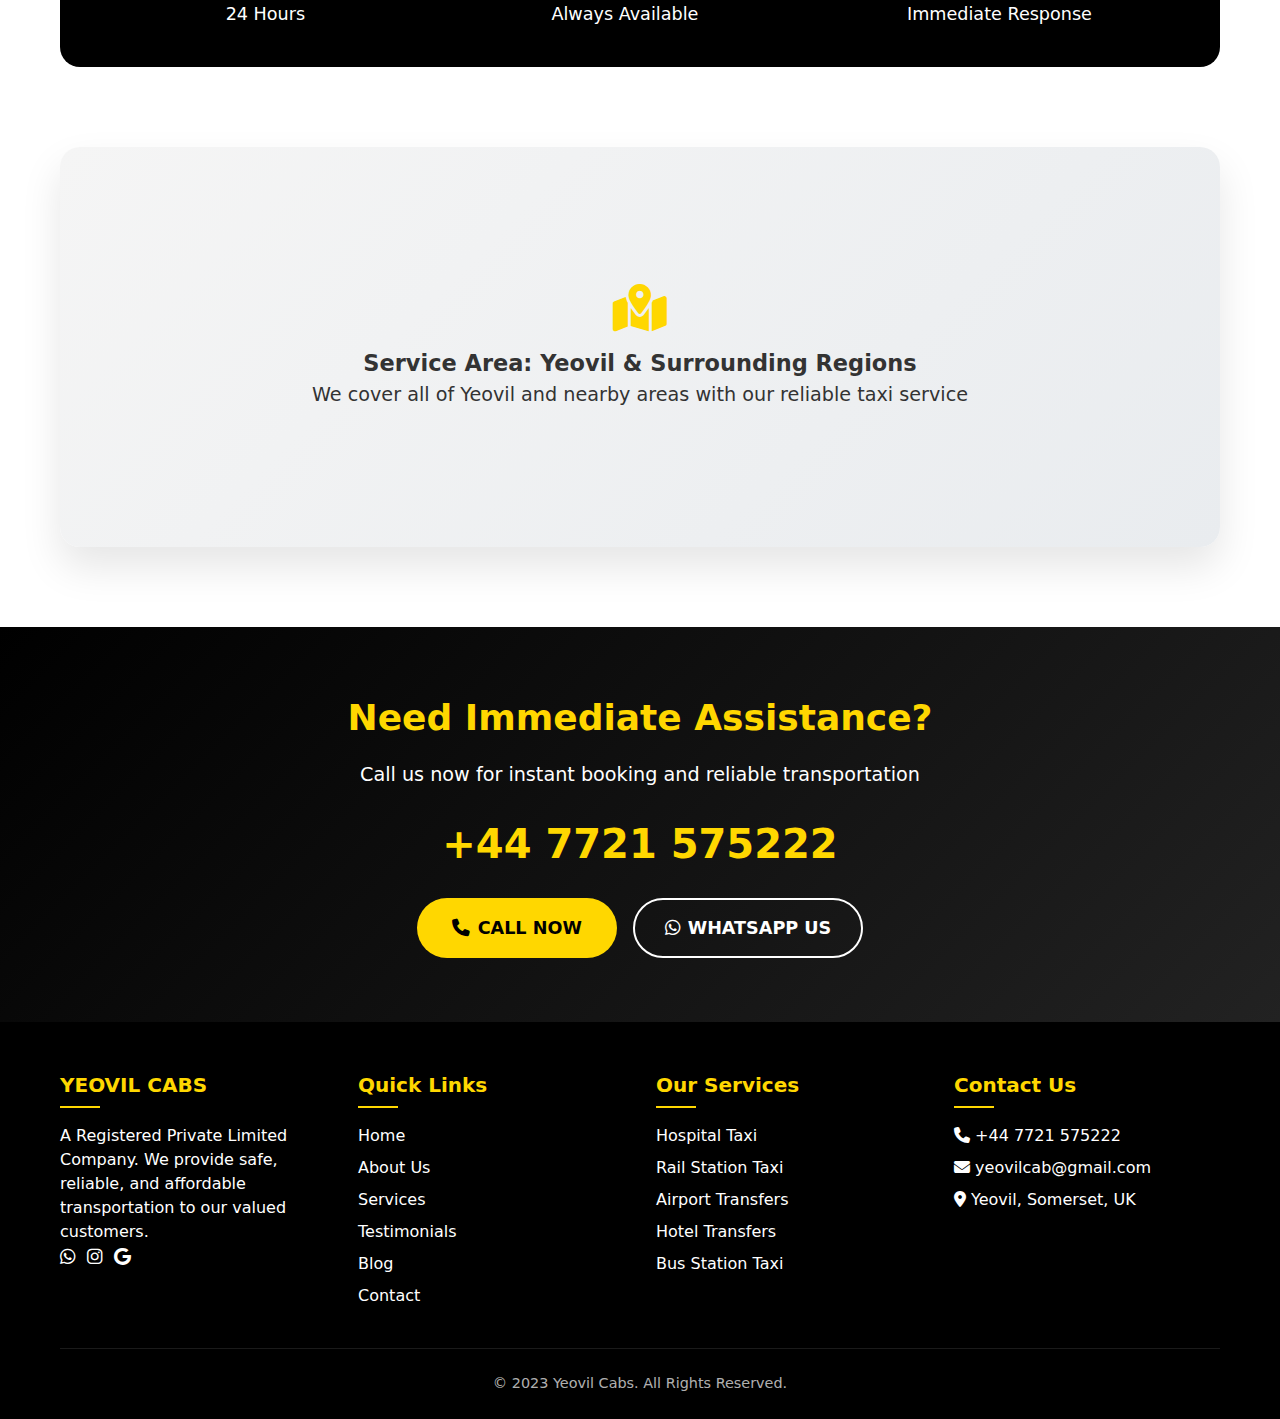
<file: contact.html>
<!DOCTYPE html>
<html lang="en">
<head>
    <meta charset="UTF-8">
    <meta name="viewport" content="width=device-width, initial-scale=1.0">
    <meta name="robots" content="index, follow">
    <title>Contact Yeovil Cabs | Book a Taxi in Yeovil</title>
    <meta name="description" content="Contact Yeovil Cabs to book a taxi in Yeovil. Call or message us for fast, reliable, and affordable transportation.">
    <meta name="keywords" content="contact Yeovil Cabs, book taxi Yeovil, taxi booking Yeovil">
    <link rel="canonical" href="https://www.yeovilcab.co.uk/contact.html">
    <link rel="stylesheet" href="https://cdnjs.cloudflare.com/ajax/libs/font-awesome/6.4.0/css/all.min.css">
    <link rel="stylesheet" href="css/style.css">
    <style>
        /* Enhanced Contact Page Styles */
        .contact-hero {
            background: linear-gradient(135deg, var(--dark) 0%, #222 100%);
            padding: 80px 0;
            text-align: center;
            color: var(--light);
            position: relative;
            overflow: hidden;
        }

        .contact-hero::before {
            content: '';
            position: absolute;
            top: 0;
            left: 0;
            right: 0;
            bottom: 0;
            background: url('data:image/svg+xml,<svg xmlns="http://www.w3.org/2000/svg" viewBox="0 0 1000 100" fill="%23FFD700" opacity="0.1"><path d="M500 50L550 25L600 50L650 25L700 50L750 25L800 50L850 25L900 50L950 25L1000 50L1000 100L0 100L0 50Z"/></svg>');
            background-size: cover;
        }

        .contact-hero-content {
            position: relative;
            z-index: 2;
        }

        .contact-hero h1 {
            font-size: 3.5rem;
            margin-bottom: 20px;
            color: var(--primary-yellow);
        }

        .contact-hero p {
            font-size: 1.3rem;
            max-width: 600px;
            margin: 0 auto;
            opacity: 0.9;
        }

        .contact-grid {
            display: grid;
            grid-template-columns: 1fr 1fr;
            gap: 60px;
            align-items: start;
            margin: 80px 0;
        }

        .contact-info-card {
            background: linear-gradient(135deg, #f8f9fa 0%, #ffffff 100%);
            border-radius: 20px;
            padding: 40px;
            box-shadow: 0 20px 40px rgba(0, 0, 0, 0.1);
            border: 1px solid rgba(255, 215, 0, 0.2);
        }

        .contact-info-card h2 {
            font-size: 2.2rem;
            margin-bottom: 10px;
            color: var(--dark);
            position: relative;
            padding-bottom: 15px;
        }

        .contact-info-card h2::after {
            content: '';
            position: absolute;
            bottom: 0;
            left: 0;
            width: 60px;
            height: 3px;
            background: var(--primary-yellow);
        }

        .contact-info-card > p {
            font-size: 1.1rem;
            color: var(--dark-gray);
            margin-bottom: 30px;
            line-height: 1.7;
        }

        .contact-details-enhanced {
            margin: 40px 0;
        }

        .contact-item-enhanced {
            display: flex;
            align-items: center;
            padding: 25px;
            margin-bottom: 20px;
            background: white;
            border-radius: 15px;
            box-shadow: 0 5px 15px rgba(0, 0, 0, 0.08);
            transition: all 0.3s ease;
            border-left: 4px solid var(--primary-yellow);
        }

        .contact-item-enhanced:hover {
            transform: translateX(10px);
            box-shadow: 0 10px 25px rgba(0, 0, 0, 0.15);
        }

        .contact-icon-enhanced {
            width: 70px;
            height: 70px;
            background: linear-gradient(135deg, var(--primary-yellow) 0%, var(--secondary-yellow) 100%);
            border-radius: 50%;
            display: flex;
            align-items: center;
            justify-content: center;
            margin-right: 20px;
            flex-shrink: 0;
            color: var(--dark);
            font-size: 1.5rem;
        }

        .contact-text-enhanced h4 {
            font-size: 1.2rem;
            margin-bottom: 5px;
            color: var(--dark);
        }

        .contact-text-enhanced p,
        .contact-text-enhanced a {
            color: var(--dark-gray);
            text-decoration: none;
            font-size: 1.1rem;
            transition: color 0.3s ease;
        }

        .contact-text-enhanced a:hover {
            color: var(--primary-yellow);
        }

        .social-contact-buttons {
            display: grid;
            grid-template-columns: 1fr 1fr;
            gap: 15px;
            margin-top: 30px;
        }

        .social-contact-btn {
            display: flex;
            align-items: center;
            justify-content: center;
            padding: 15px 20px;
            border-radius: 12px;
            text-decoration: none;
            font-weight: 600;
            transition: all 0.3s ease;
            border: 2px solid transparent;
        }

        .social-contact-btn.whatsapp {
            background: linear-gradient(135deg, #25D366 0%, #128C7E 100%);
            color: white;
        }

        .social-contact-btn.instagram {
            background: linear-gradient(135deg, #E1306C 0%, #833AB4 100%);
            color: white;
        }

        .social-contact-btn:hover {
            transform: translateY(-3px);
            box-shadow: 0 10px 20px rgba(0, 0, 0, 0.2);
        }

        .contact-form-enhanced {
            background: linear-gradient(135deg, #ffffff 0%, #f8f9fa 100%);
            border-radius: 20px;
            padding: 40px;
            box-shadow: 0 20px 40px rgba(0, 0, 0, 0.1);
            border: 1px solid rgba(255, 215, 0, 0.2);
        }

        .contact-form-enhanced h3 {
            font-size: 1.8rem;
            margin-bottom: 30px;
            color: var(--dark);
            position: relative;
            padding-bottom: 15px;
        }

        .contact-form-enhanced h3::after {
            content: '';
            position: absolute;
            bottom: 0;
            left: 0;
            width: 50px;
            height: 3px;
            background: var(--primary-yellow);
        }

        .form-group-enhanced {
            margin-bottom: 25px;
        }

        .form-group-enhanced label {
            display: block;
            margin-bottom: 8px;
            font-weight: 600;
            color: var(--dark);
            font-size: 1rem;
        }

        .form-control-enhanced {
            width: 100%;
            padding: 15px 20px;
            border: 2px solid #e9ecef;
            border-radius: 12px;
            font-size: 1rem;
            transition: all 0.3s ease;
            background: white;
        }

        .form-control-enhanced:focus {
            outline: none;
            border-color: var(--primary-yellow);
            box-shadow: 0 0 0 3px rgba(255, 215, 0, 0.1);
            transform: translateY(-2px);
        }

        textarea.form-control-enhanced {
            min-height: 150px;
            resize: vertical;
            font-family: inherit;
        }

        .submit-btn {
            width: 100%;
            padding: 18px;
            background: linear-gradient(135deg, var(--primary-yellow) 0%, var(--secondary-yellow) 100%);
            color: var(--dark);
            border: none;
            border-radius: 12px;
            font-size: 1.1rem;
            font-weight: 600;
            cursor: pointer;
            transition: all 0.3s ease;
            display: flex;
            align-items: center;
            justify-content: center;
            gap: 10px;
        }

        .submit-btn:hover {
            transform: translateY(-3px);
            box-shadow: 0 10px 25px rgba(255, 215, 0, 0.3);
        }

        .map-section {
            margin: 80px 0;
            border-radius: 20px;
            overflow: hidden;
            box-shadow: 0 20px 40px rgba(0, 0, 0, 0.1);
        }

        .map-placeholder {
            background: linear-gradient(135deg, var(--gray) 0%, #e9ecef 100%);
            height: 400px;
            display: flex;
            align-items: center;
            justify-content: center;
            color: var(--dark-gray);
            font-size: 1.2rem;
        }

        .business-hours {
            background: var(--dark);
            color: var(--light);
            padding: 40px;
            border-radius: 20px;
            text-align: center;
            margin-top: 40px;
        }

        .business-hours h3 {
            color: var(--primary-yellow);
            margin-bottom: 20px;
            font-size: 1.5rem;
        }

        .hours-list {
            display: flex;
            justify-content: space-around;
            flex-wrap: wrap;
            gap: 20px;
        }

        .hour-item {
            text-align: center;
        }

        .hour-item .day {
            font-weight: 600;
            color: var(--primary-yellow);
            margin-bottom: 5px;
        }

        .hour-item .time {
            font-size: 1.1rem;
        }
    </style>
</head>
<body>
    <!-- Header Section -->
    <header>
        <div class="container">
            <div class="header-top">
                <div class="logo">
                    <i class="fas fa-taxi logo-icon"></i>
                    <h1>YEOVIL CABS</h1>
                </div>
                <div class="contact-info">
                    <a href="tel:+447721575222" class="phone-number">
                        <i class="fas fa-phone"></i> +44 7721 575222
                    </a>
                    <div class="social-icons">
                       <a href="https://wa.me/447721575222"><i class="fab fa-whatsapp"></i></a>
                        <a href="https://www.google.com/url?q=https%3A%2F%2Fwww.instagram.com%2Fyeovilcab.co.uk%2F&sa=D&sntz=1&usg=AOvVaw12XzNJs7yPYh_Z2C7VjxYV"><i class="fab fa-instagram"></i></a>
                        <a href="https://g.page/r/CRvy1ZGY4O-WEAI/review"><i class="fab fa-google"></i></a>
                    </div>
                </div>
            </div>
            <nav>
                <div class="mobile-menu">
                    <i class="fas fa-bars"></i>
                </div>
                <ul class="nav-links">
                    <li><a href="index.html">Home</a></li>
                    <li><a href="about.html">About Us</a></li>
                    <li><a href="services.html">Services</a></li>
                    <li><a href="testimonials.html">Testimonials</a></li>
                    <li><a href="contact.html" class="active">Contact</a></li>
                </ul>
            </nav>
        </div>
    </header>

    <!-- Enhanced Hero Section -->
    <section class="contact-hero">
        <div class="container">
            <div class="contact-hero-content">
                <h1>Get In Touch</h1>
                <p>Your reliable transportation partner in Yeovil. We're here to serve you 24/7 with premium taxi services.</p>
            </div>
        </div>
    </section>

    <!-- Contact Section -->
    <section class="contact">
        <div class="container">
            <div class="contact-grid">
                <div class="contact-info-card">
                    <h2>Contact Information</h2>
                    <p>Reach out to us through any of the following channels. We're always ready to assist with your transportation needs.</p>
                    
                    <div class="contact-details-enhanced">
                        <div class="contact-item-enhanced">
                            <div class="contact-icon-enhanced">
                                <i class="fas fa-phone"></i>
                            </div>
                            <div class="contact-text-enhanced">
                                <h4>Call Us Directly</h4>
                                <p><a href="tel:+447721575222">+44 7721 575222</a></p>
                                <small>24/7 Available</small>
                            </div>
                        </div>
                        <div class="contact-item-enhanced">
                            <div class="contact-icon-enhanced">
                                <i class="fas fa-envelope"></i>
                            </div>
                            <div class="contact-text-enhanced">
                                <h4>Email Us</h4>
                                <p><a href="mailto:yeovilcab@gmail.com">yeovilcab@gmail.com</a></p>
                              
                            </div>
                        </div>
                        <div class="contact-item-enhanced">
                            <div class="contact-icon-enhanced">
                                <i class="fas fa-map-marker-alt"></i>
                            </div>
                            <div class="contact-text-enhanced">
                                <h4>Our Location</h4>
                                <p>Yeovil, Somerset, United Kingdom</p>
                                <small>Serving all surrounding areas</small>
                            </div>
                        </div>
                    </div>
                    
                    <div class="social-contact-buttons">
                        <a href="https://wa.me/447721575222" class="social-contact-btn whatsapp">
                            <i class="fab fa-whatsapp"></i> WhatsApp
                        </a>
                        <a href="https://www.instagram.com/yeovilcab.co.uk/" class="social-contact-btn instagram">
                            <i class="fab fa-instagram"></i> Instagram
                        </a>
                    </div>
                </div>
                
                <div class="contact-form-enhanced">
                    <h3>Send Us a Message</h3>
                    <form id="contactForm">
                        <div class="form-group-enhanced">
                            <label for="name">Your Full Name</label>
                            <input type="text" id="name" class="form-control-enhanced" placeholder="Enter your name" required>
                        </div>
                        <div class="form-group-enhanced">
                            <label for="email">Email Address</label>
                            <input type="email" id="email" class="form-control-enhanced" placeholder="Enter your email" required>
                        </div>
                        <div class="form-group-enhanced">
                            <label for="phone">Phone Number</label>
                            <input type="tel" id="phone" class="form-control-enhanced" placeholder="Enter your phone number">
                        </div>
                        <div class="form-group-enhanced">
                            <label for="subject">Subject</label>
                            <input type="text" id="subject" class="form-control-enhanced" placeholder="What is this regarding?" required>
                        </div>
                        <div class="form-group-enhanced">
                            <label for="message">Your Message</label>
                            <textarea id="message" class="form-control-enhanced" placeholder="Tell us how we can help you..." required></textarea>
                        </div>
                        <button type="submit" class="submit-btn">
                            <i class="fas fa-paper-plane"></i> Send Message
                        </button>
                    </form>
                </div>
            </div>

            <!-- Business Hours -->
            <div class="business-hours">
                <h3>24/7 Service Available</h3>
                <div class="hours-list">
                    <div class="hour-item">
                        <div class="day">Monday - Sunday</div>
                        <div class="time">24 Hours</div>
                    </div>
                    <div class="hour-item">
                        <div class="day">Emergency Service</div>
                        <div class="time">Always Available</div>
                    </div>
                    <div class="hour-item">
                        <div class="day">Response Time</div>
                        <div class="time">Immediate Response</div>
                    </div>
                </div>
            </div>

            <!-- Map Section -->
            <div class="map-section">
                <div class="map-placeholder">
                    <div style="text-align: center;">
                        <i class="fas fa-map-marked-alt" style="font-size: 3rem; margin-bottom: 15px; color: var(--primary-yellow);"></i>
                        <h3>Service Area: Yeovil & Surrounding Regions</h3>
                        <p>We cover all of Yeovil and nearby areas with our reliable taxi service</p>
                    </div>
                </div>
            </div>
        </div>
    </section>

    <!-- Enhanced Call to Action Section -->
    <section class="cta-section" style="background: linear-gradient(135deg, var(--dark) 0%, #222 100%);">
        <div class="container">
            <h2 style="color: var(--primary-yellow);">Need Immediate Assistance?</h2>
            <p style="font-size: 1.2rem;">Call us now for instant booking and reliable transportation</p>
            <a href="tel:+447721575222" class="cta-phone" style="font-size: 2.5rem;">+44 7721 575222</a>
            <div class="cta-buttons">
                <a href="tel:+447721575222" class="btn btn-primary" style="padding: 15px 30px; font-size: 1.1rem;">
                    <i class="fas fa-phone"></i> CALL NOW
                </a>
                <a href="https://wa.me/447721575222" class="btn btn-secondary" style="padding: 15px 30px; font-size: 1.1rem;">
                    <i class="fab fa-whatsapp"></i> WHATSAPP US
                </a>
            </div>
        </div>
    </section>

    <!-- Footer -->
    <footer>
        <div class="container">
            <div class="footer-content">
                <div class="footer-column">
                    <h3>YEOVIL CABS</h3>
                    <p>A Registered Private Limited Company. We provide safe, reliable, and affordable transportation to our valued customers.</p>
                    <div class="social-icons">
                       <a href="https://wa.me/447721575222"><i class="fab fa-whatsapp"></i></a>
                        <a href="https://www.google.com/url?q=https%3A%2F%2Fwww.instagram.com%2Fyeovilcab.co.uk%2F&sa=D&sntz=1&usg=AOvVaw12XzNJs7yPYh_Z2C7VjxYV"><i class="fab fa-instagram"></i></a>
                        <a href="https://g.page/r/CRvy1ZGY4O-WEAI/review"><i class="fab fa-google"></i></a>
                    </div>
                </div>
                <div class="footer-column">
                    <h3>Quick Links</h3>
                    <ul class="footer-links">
                        <li><a href="index.html">Home</a></li>
                        <li><a href="about.html">About Us</a></li>
                        <li><a href="services.html">Services</a></li>
                        <li><a href="testimonials.html">Testimonials</a></li>
                        <li><a href="blog.html">Blog</a></li>
                        <li><a href="contact.html">Contact</a></li>
                    </ul>
                </div>
                <div class="footer-column">
                    <h3>Our Services</h3>
                    <ul class="footer-links">
                        <li><a href="hospital-taxi.html">Hospital Taxi</a></li>
                        <li><a href="rail-station-taxi.html">Rail Station Taxi</a></li>
                        <li><a href="airport-transfers.html">Airport Transfers</a></li>
                        <li><a href="hotel-transfers.html">Hotel Transfers</a></li>
                        <li><a href="bus-station-taxi.html">Bus Station Taxi</a></li>
                    </ul>
                </div>
                <div class="footer-column">
                    <h3>Contact Us</h3>
                    <ul class="footer-links">
                        <li><i class="fas fa-phone"></i> +44 7721 575222</li>
                        <li><i class="fas fa-envelope"></i> yeovilcab@gmail.com</li>
                        <li><i class="fas fa-map-marker-alt"></i> Yeovil, Somerset, UK</li>
                    </ul>
                </div>
            </div>
            <div class="footer-bottom">
                <p>&copy; 2023 Yeovil Cabs. All Rights Reserved.</p>
            </div>
        </div>
    </footer>

    <script src="js/script.js"></script>
</body>
</html>
</file>
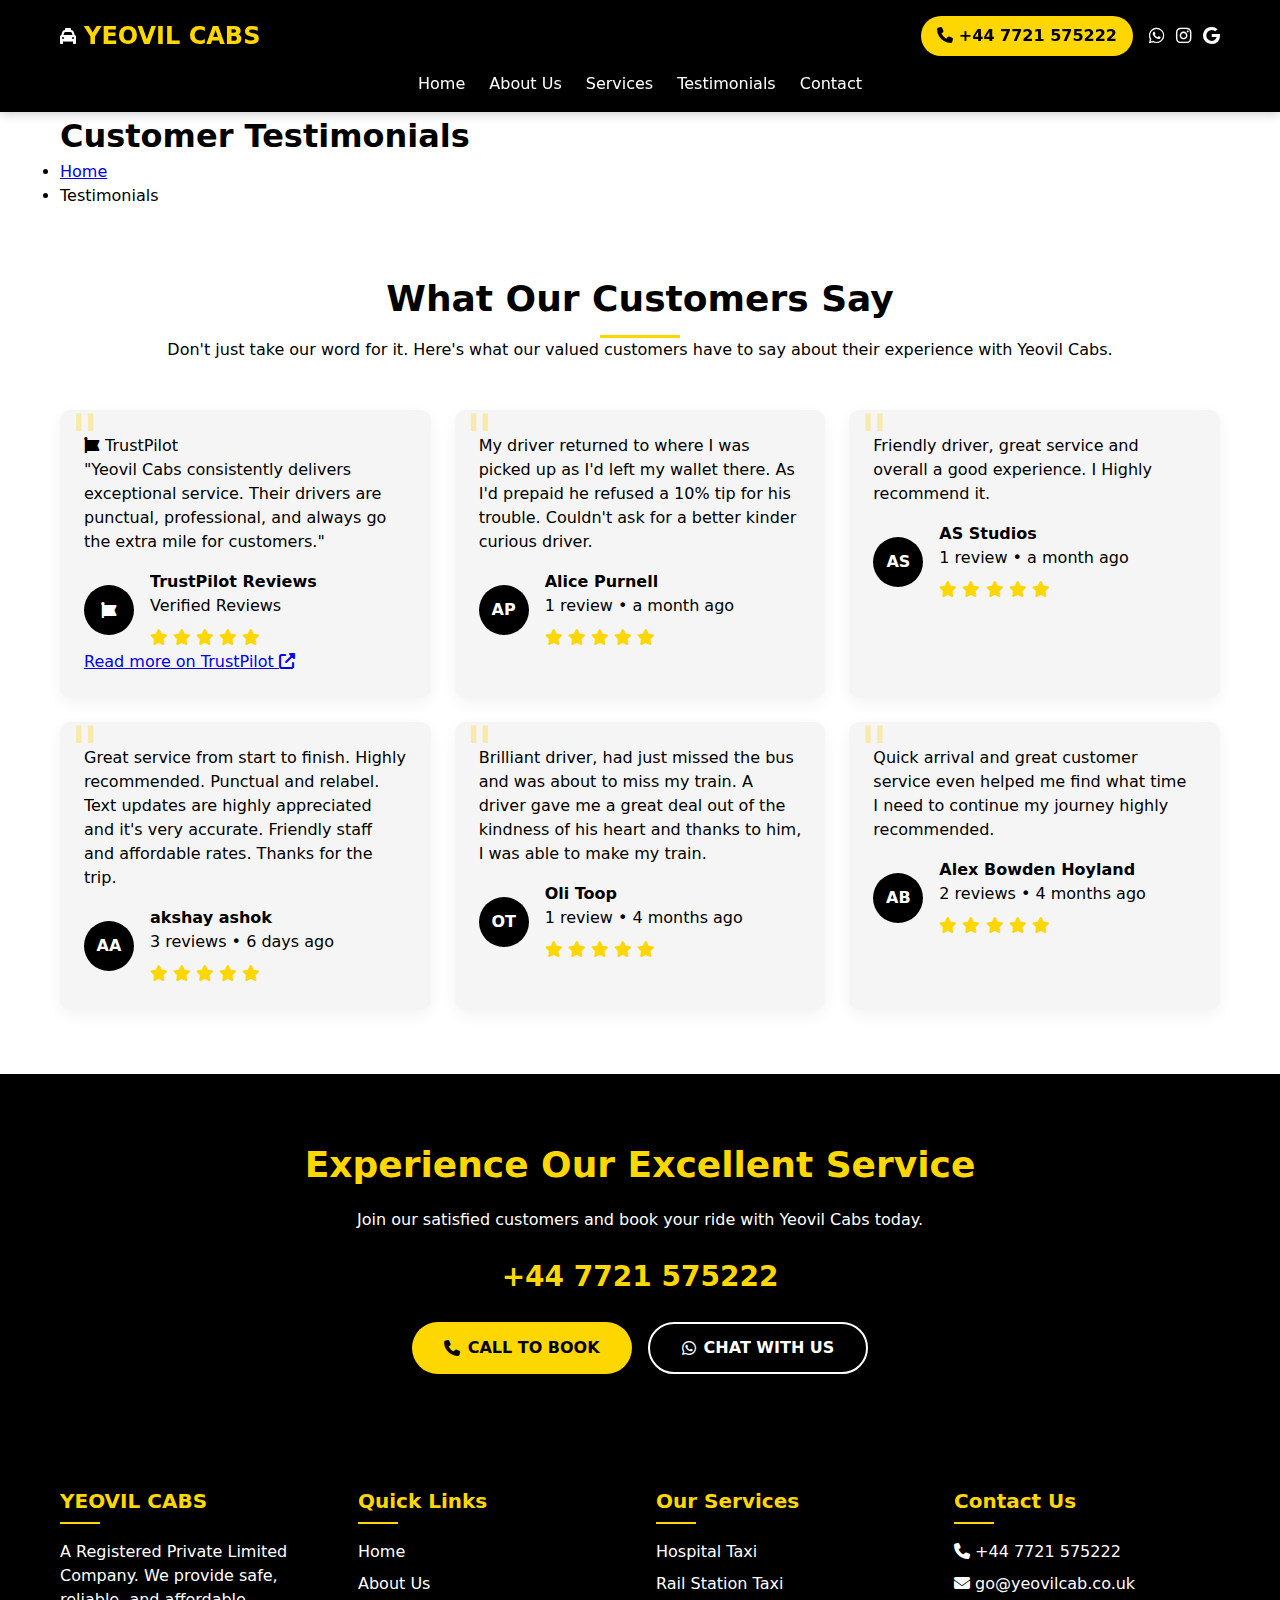
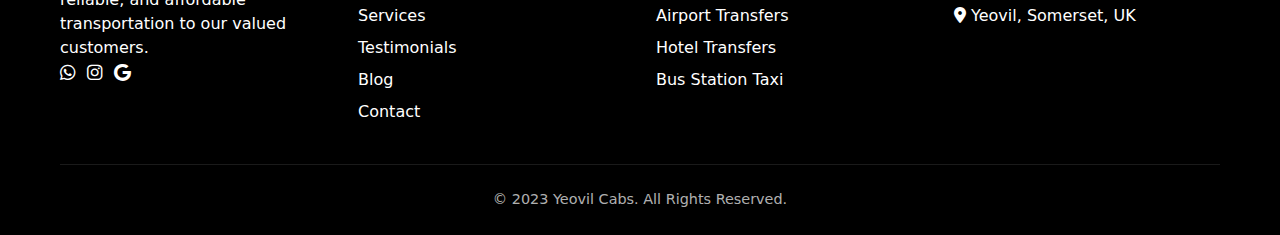
<file: testimonials.html>
<!DOCTYPE html>
<html lang="en">
<head>
    <meta charset="UTF-8">
    <meta name="viewport" content="width=device-width, initial-scale=1.0">
    <title>Customer Testimonials | Yeovil Cabs - Hear From Our Happy Customers</title>
    <meta name="description" content="Read genuine customer testimonials and reviews about Yeovil Cabs. See why our customers trust us for their transportation needs in Yeovil.">
    <link rel="stylesheet" href="https://cdnjs.cloudflare.com/ajax/libs/font-awesome/6.4.0/css/all.min.css">
    <link rel="stylesheet" href="css/style.css">
</head>
<body>
    <!-- Header Section -->
    <header>
        <div class="container">
            <div class="header-top">
                <div class="logo">
                    <i class="fas fa-taxi logo-icon"></i>
                    <h1>YEOVIL CABS</h1>
                </div>
                <div class="contact-info">
                    <a href="tel:+447721575222" class="phone-number">
                        <i class="fas fa-phone"></i> +44 7721 575222
                    </a>
                    <div class="social-icons">
                     <a href="https://wa.me/447721575222"><i class="fab fa-whatsapp"></i></a>
                        <a href="https://www.google.com/url?q=https%3A%2F%2Fwww.instagram.com%2Fyeovilcab.co.uk%2F&sa=D&sntz=1&usg=AOvVaw12XzNJs7yPYh_Z2C7VjxYV"><i class="fab fa-instagram"></i></a>
                        <a href="https://g.page/r/CRvy1ZGY4O-WEAI/review"><i class="fab fa-google"></i></a>
                    </div>
                </div>
            </div>
            <nav>
                <div class="mobile-menu">
                    <i class="fas fa-bars"></i>
                </div>
                <ul class="nav-links">
                    <li><a href="index.html">Home</a></li>
                    <li><a href="about.html">About Us</a></li>
                    <li><a href="services.html">Services</a></li>
                    <li><a href="testimonials.html" class="active">Testimonials</a></li>
                    <li><a href="contact.html">Contact</a></li>
                </ul>
            </nav>
        </div>
    </header>

    <!-- Page Header -->
    <section class="page-header">
        <div class="container">
            <h1>Customer Testimonials</h1>
            <ul class="breadcrumb">
                <li><a href="index.html">Home</a></li>
                <li>Testimonials</li>
            </ul>
        </div>
    </section>

    <!-- Testimonials Section -->
    <section class="testimonials">
        <div class="container">
            <div class="section-title">
                <h2>What Our Customers Say</h2>
                <p>Don't just take our word for it. Here's what our valued customers have to say about their experience with Yeovil Cabs.</p>
            </div>
            
            <div class="testimonials-grid">
                <!-- TrustPilot Card -->
                <div class="testimonial-card trustpilot-card">
                    <div class="trustpilot-badge">
                        <i class="fab fa-font-awesome-flag"></i>
                        <span>TrustPilot</span>
                    </div>
                    <div class="testimonial-content">
                        <p>"Yeovil Cabs consistently delivers exceptional service. Their drivers are punctual, professional, and always go the extra mile for customers."</p>
                    </div>
                    <div class="testimonial-author">
                        <div class="author-avatar trustpilot-avatar">
                            <i class="fab fa-font-awesome-flag"></i>
                        </div>
                        <div class="author-info">
                            <h4>TrustPilot Reviews</h4>
                            <p>Verified Reviews</p>
                            <div class="rating">
                                <i class="fas fa-star"></i>
                                <i class="fas fa-star"></i>
                                <i class="fas fa-star"></i>
                                <i class="fas fa-star"></i>
                                <i class="fas fa-star"></i>
                            </div>
                        </div>
                    </div>
                    <div class="trustpilot-link">
                        <a href="https://uk.trustpilot.com/review/gocabs.uk" target="_blank">
                            Read more on TrustPilot <i class="fas fa-external-link-alt"></i>
                        </a>
                    </div>
                </div>

                <div class="testimonial-card">
                    <div class="testimonial-content">
                        <p>My driver returned to where I was picked up as I'd left my wallet there. As I'd prepaid he refused a 10% tip for his trouble. Couldn't ask for a better kinder curious driver.</p>
                    </div>
                    <div class="testimonial-author">
                        <div class="author-avatar">AP</div>
                        <div class="author-info">
                            <h4>Alice Purnell</h4>
                            <p>1 review • a month ago</p>
                            <div class="rating">
                                <i class="fas fa-star"></i>
                                <i class="fas fa-star"></i>
                                <i class="fas fa-star"></i>
                                <i class="fas fa-star"></i>
                                <i class="fas fa-star"></i>
                            </div>
                        </div>
                    </div>
                </div>
                <div class="testimonial-card">
                    <div class="testimonial-content">
                        <p>Friendly driver, great service and overall a good experience. I Highly recommend it.</p>
                    </div>
                    <div class="testimonial-author">
                        <div class="author-avatar">AS</div>
                        <div class="author-info">
                            <h4>AS Studios</h4>
                            <p>1 review • a month ago</p>
                            <div class="rating">
                                <i class="fas fa-star"></i>
                                <i class="fas fa-star"></i>
                                <i class="fas fa-star"></i>
                                <i class="fas fa-star"></i>
                                <i class="fas fa-star"></i>
                            </div>
                        </div>
                    </div>
                </div>
                <div class="testimonial-card">
                    <div class="testimonial-content">
                        <p>Great service from start to finish. Highly recommended. Punctual and relabel. Text updates are highly appreciated and it's very accurate. Friendly staff and affordable rates. Thanks for the trip.</p>
                    </div>
                    <div class="testimonial-author">
                        <div class="author-avatar">AA</div>
                        <div class="author-info">
                            <h4>akshay ashok</h4>
                            <p>3 reviews • 6 days ago</p>
                            <div class="rating">
                                <i class="fas fa-star"></i>
                                <i class="fas fa-star"></i>
                                <i class="fas fa-star"></i>
                                <i class="fas fa-star"></i>
                                <i class="fas fa-star"></i>
                            </div>
                        </div>
                    </div>
                </div>
                <div class="testimonial-card">
                    <div class="testimonial-content">
                        <p>Brilliant driver, had just missed the bus and was about to miss my train. A driver gave me a great deal out of the kindness of his heart and thanks to him, I was able to make my train.</p>
                    </div>
                    <div class="testimonial-author">
                        <div class="author-avatar">OT</div>
                        <div class="author-info">
                            <h4>Oli Toop</h4>
                            <p>1 review • 4 months ago</p>
                            <div class="rating">
                                <i class="fas fa-star"></i>
                                <i class="fas fa-star"></i>
                                <i class="fas fa-star"></i>
                                <i class="fas fa-star"></i>
                                <i class="fas fa-star"></i>
                            </div>
                        </div>
                    </div>
                </div>
                <div class="testimonial-card">
                    <div class="testimonial-content">
                        <p>Quick arrival and great customer service even helped me find what time I need to continue my journey highly recommended.</p>
                    </div>
                    <div class="testimonial-author">
                        <div class="author-avatar">AB</div>
                        <div class="author-info">
                            <h4>Alex Bowden Hoyland</h4>
                            <p>2 reviews • 4 months ago</p>
                            <div class="rating">
                                <i class="fas fa-star"></i>
                                <i class="fas fa-star"></i>
                                <i class="fas fa-star"></i>
                                <i class="fas fa-star"></i>
                                <i class="fas fa-star"></i>
                            </div>
                        </div>
                    </div>
                </div>
            </div>
        </div>
    </section>

    <!-- Call to Action Section -->
    <section class="cta-section">
        <div class="container">
            <h2>Experience Our Excellent Service</h2>
            <p>Join our satisfied customers and book your ride with Yeovil Cabs today.</p>
            <a href="tel:+447721575222" class="cta-phone">+44 7721 575222</a>
            <div class="cta-buttons">
                <a href="tel:+447721575222" class="btn btn-primary">
                    <i class="fas fa-phone"></i> CALL TO BOOK
                </a>
                <a href="https://wa.me/447721575222" class="btn btn-secondary">
                    <i class="fab fa-whatsapp"></i> CHAT WITH US
                </a>
            </div>
        </div>
    </section>

    <!-- Footer -->
    <footer>
        <div class="container">
            <div class="footer-content">
                <div class="footer-column">
                    <h3>YEOVIL CABS</h3>
                    <p>A Registered Private Limited Company. We provide safe, reliable, and affordable transportation to our valued customers.</p>
                    <div class="social-icons">
                   <a href="https://wa.me/447721575222"><i class="fab fa-whatsapp"></i></a>
                        <a href="https://www.google.com/url?q=https%3A%2F%2Fwww.instagram.com%2Fyeovilcab.co.uk%2F&sa=D&sntz=1&usg=AOvVaw12XzNJs7yPYh_Z2C7VjxYV"><i class="fab fa-instagram"></i></a>
                        <a href="https://g.page/r/CRvy1ZGY4O-WEAI/review"><i class="fab fa-google"></i></a>
                    </div>
                </div>
                <div class="footer-column">
                    <h3>Quick Links</h3>
                    <ul class="footer-links">
                        <li><a href="index.html">Home</a></li>
                        <li><a href="about.html">About Us</a></li>
                        <li><a href="services.html">Services</a></li>
                        <li><a href="testimonials.html">Testimonials</a></li>
                        <li><a href="blog.html">Blog</a></li>
                        <li><a href="contact.html">Contact</a></li>
                    </ul>
                </div>
                <div class="footer-column">
                    <h3>Our Services</h3>
                    <ul class="footer-links">
                        <li><a href="hospital-taxi.html">Hospital Taxi</a></li>
                        <li><a href="rail-station-taxi.html">Rail Station Taxi</a></li>
                        <li><a href="airport-transfers.html">Airport Transfers</a></li>
                        <li><a href="hotel-transfers.html">Hotel Transfers</a></li>
                        <li><a href="bus-station-taxi.html">Bus Station Taxi</a></li>
                    </ul>
                </div>
                <div class="footer-column">
                    <h3>Contact Us</h3>
                    <ul class="footer-links">
                        <li><i class="fas fa-phone"></i> +44 7721 575222</li>
                        <li><i class="fas fa-envelope"></i> go@yeovilcab.co.uk</li>
                        <li><i class="fas fa-map-marker-alt"></i> Yeovil, Somerset, UK</li>
                    </ul>
                </div>
            </div>
            <div class="footer-bottom">
                <p>&copy; 2023 Yeovil Cabs. All Rights Reserved.</p>
            </div>
        </div>
    </footer>

    <script src="js/script.js"></script>
</body>
</html>
</file>
<file: css/style.css>
:root {
    --primary-yellow: #FFD700;
    --secondary-yellow: #FFC107;
    --dark: #000000;
    --light: #FFFFFF;
    --gray: #F5F5F5;
    --dark-gray: #333333;
    --transition: all 0.3s ease;
}

/* Minimal Reset */
*, *::before, *::after {
    box-sizing: border-box;
    margin: 0;
    padding: 0;
}

html {
    scroll-behavior: smooth;
}

body {
    font-family: system-ui, -apple-system, BlinkMacSystemFont, 'Segoe UI', Roboto, Oxygen, Ubuntu, sans-serif;
    line-height: 1.5;
    color: var(--dark);
    background: var(--light);
    overflow-x: hidden;
}

/* Critical CSS - Load First */
.container {
    width: 100%;
    max-width: 1200px;
    margin: 0 auto;
    padding: 0 20px;
}

/* Header - Optimized */
header {
    background: var(--dark);
    color: var(--light);
    position: sticky;
    top: 0;
    z-index: 1000;
    padding: 1rem 0;
    box-shadow: 0 2px 10px rgba(0,0,0,0.2);
}

.header-top {
    display: flex;
    justify-content: space-between;
    align-items: center;
    flex-wrap: wrap;
    gap: 1rem;
}

.logo {
    display: flex;
    align-items: center;
    gap: 0.5rem;
    text-decoration: none;
}

.logo h1 {
    .fa-taxi { color: #FFD700 !important; } 
    font-size: 1.5rem;
    color: var(--primary-yellow);
}

.contact-info {
    display: flex;
    align-items: center;
    gap: 1rem;
}

.phone-number {
    background: var(--primary-yellow);
    color: var(--dark);
    padding: 0.5rem 1rem;
    border-radius: 50px;
    font-weight: 600;
    text-decoration: none;
    transition: var(--transition);
    white-space: nowrap;
}

.phone-number:hover {
    background: var(--secondary-yellow);
    transform: scale(1.05);
}

.social-icons {
    display: flex;
    gap: 0.75rem;
}

.social-icons a {
    color: var(--light);
    font-size: 1.1rem;
    transition: var(--transition);
}

.social-icons a:hover {
    color: var(--primary-yellow);
    transform: translateY(-2px);
}

/* Navigation */
nav {
    margin-top: 1rem;
}

.nav-links {
    display: flex;
    justify-content: center;
    list-style: none;
    flex-wrap: wrap;
    gap: 1.5rem;
}

.nav-links a {
    color: var(--light);
    text-decoration: none;
    font-weight: 500;
    padding: 0.5rem 0;
    position: relative;
    transition: var(--transition);
}

.nav-links a:hover {
    color: var(--primary-yellow);
}

.nav-links a::after {
    content: '';
    position: absolute;
    bottom: 0;
    left: 0;
    width: 0;
    height: 2px;
    background: var(--primary-yellow);
    transition: var(--transition);
}

.nav-links a:hover::after {
    width: 100%;
}

.mobile-menu {
    display: none;
    cursor: pointer;
    font-size: 1.5rem;
}

/* Hero Section - Optimized */
.hero {
    background: linear-gradient(rgba(0,0,0,0.85), rgba(0,0,0,0.85)), url('../images/hero-bg.webp') center/cover no-repeat;
    color: var(--light);
    padding: 4rem 0;
    text-align: center;
}

.hero h2 {
    font-size: 2.5rem;
    color: var(--primary-yellow);
    margin-bottom: 1rem;
}

.hero p {
    max-width: 700px;
    margin: 0 auto 2rem;
    font-size: 1.1rem;
}

.cta-buttons {
    display: flex;
    justify-content: center;
    gap: 1rem;
    flex-wrap: wrap;
}

.btn {
    display: inline-flex;
    align-items: center;
    justify-content: center;
    gap: 0.5rem;
    padding: 0.75rem 2rem;
    border-radius: 50px;
    text-decoration: none;
    font-weight: 600;
    transition: var(--transition);
    border: none;
    cursor: pointer;
    min-width: 200px;
}

.btn-primary {
    background: var(--primary-yellow);
    color: var(--dark);
}

.btn-primary:hover {
    background: var(--secondary-yellow);
    transform: translateY(-3px);
    box-shadow: 0 10px 20px rgba(255,215,0,0.3);
}

.btn-secondary {
    background: transparent;
    color: var(--light);
    border: 2px solid var(--light);
}

.btn-secondary:hover {
    background: var(--light);
    color: var(--dark);
    transform: translateY(-3px);
}

/* Services Grid - Optimized */
.services {
    padding: 4rem 0;
    background: var(--gray);
}

.section-title {
    text-align: center;
    margin-bottom: 3rem;
}

.section-title h2 {
    font-size: 2.25rem;
    position: relative;
    display: inline-block;
    padding-bottom: 0.75rem;
}

.section-title h2::after {
    content: '';
    position: absolute;
    bottom: 0;
    left: 50%;
    transform: translateX(-50%);
    width: 80px;
    height: 3px;
    background: var(--primary-yellow);
}

.services-grid {
    display: grid;
    grid-template-columns: repeat(auto-fit, minmax(280px, 1fr));
    gap: 1.5rem;
}

.service-card {
    background: var(--light);
    border-radius: 10px;
    overflow: hidden;
    box-shadow: 0 5px 15px rgba(0,0,0,0.08);
    transition: var(--transition);
}

.service-card:hover {
    transform: translateY(-10px);
    box-shadow: 0 15px 30px rgba(0,0,0,0.15);
}

.service-img {
    height: 200px;
    background-size: cover;
    background-position: center;
}

.service-content {
    padding: 1.5rem;
}

.service-content h3 {
    font-size: 1.25rem;
    margin-bottom: 0.75rem;
}

.service-link {
    color: var(--primary-yellow);
    text-decoration: none;
    font-weight: 600;
    display: inline-flex;
    align-items: center;
    gap: 0.5rem;
}

.service-link:hover i {
    transform: translateX(5px);
}

/* About Company - Optimized */
.about-company {
    padding: 4rem 0;
    background: linear-gradient(135deg, #f8f9fa 0%, #fff 50%, #f8f9fa 100%);
}

.about-company-content {
    display: grid;
    grid-template-columns: repeat(auto-fit, minmax(300px, 1fr));
    gap: 3rem;
    align-items: center;
}

.about-image {
    border-radius: 10px;
    overflow: hidden;
    box-shadow: 0 10px 30px rgba(0,0,0,0.1);
}

.about-image img {
    width: 100%;
    height: auto;
    display: block;
    transition: transform 0.5s ease;
}

.about-image:hover img {
    transform: scale(1.03);
}

.about-text h2 {
    font-size: 2rem;
    margin-bottom: 1rem;
    position: relative;
    padding-bottom: 0.75rem;
}

.about-text h2::after {
    content: '';
    position: absolute;
    bottom: 0;
    left: 0;
    width: 60px;
    height: 3px;
    background: var(--primary-yellow);
}

/* Testimonials - Optimized */
.testimonials {
    padding: 4rem 0;
}

.testimonials-grid {
    display: grid;
    grid-template-columns: repeat(auto-fit, minmax(300px, 1fr));
    gap: 1.5rem;
}

.testimonial-card {
    background: var(--gray);
    border-radius: 10px;
    padding: 1.5rem;
    box-shadow: 0 5px 15px rgba(0,0,0,0.05);
    position: relative;
}

.testimonial-card::before {
    content: '"';
    font-size: 4rem;
    color: var(--primary-yellow);
    position: absolute;
    top: -20px;
    left: 10px;
    opacity: 0.3;
}

.testimonial-author {
    display: flex;
    align-items: center;
    gap: 1rem;
    margin-top: 1rem;
}

.author-avatar {
    width: 50px;
    height: 50px;
    border-radius: 50%;
    background: var(--dark);
    color: var(--light);
    display: flex;
    align-items: center;
    justify-content: center;
    font-weight: 600;
    flex-shrink: 0;
}

.rating {
    color: var(--primary-yellow);
    margin-top: 0.5rem;
}

/* CTA Section */
.cta-section {
    background: var(--dark);
    color: var(--light);
    padding: 4rem 0;
    text-align: center;
}

.cta-section h2 {
    font-size: 2.25rem;
    color: var(--primary-yellow);
    margin-bottom: 1rem;
}

.cta-phone {
    display: block;
    font-size: 1.75rem;
    font-weight: 700;
    color: var(--primary-yellow);
    margin: 1.5rem 0;
    text-decoration: none;
}

/* Footer - Optimized */
footer {
    background: var(--dark);
    color: var(--light);
    padding: 3rem 0 1.5rem;
}

.footer-content {
    display: grid;
    grid-template-columns: repeat(auto-fit, minmax(250px, 1fr));
    gap: 2rem;
    margin-bottom: 2rem;
}

.footer-column h3 {
    font-size: 1.25rem;
    color: var(--primary-yellow);
    margin-bottom: 1rem;
    padding-bottom: 0.5rem;
    position: relative;
}

.footer-column h3::after {
    content: '';
    position: absolute;
    bottom: 0;
    left: 0;
    width: 40px;
    height: 2px;
    background: var(--primary-yellow);
}

.footer-links {
    list-style: none;
}

.footer-links li {
    margin-bottom: 0.5rem;
}

.footer-links a {
    color: var(--light);
    text-decoration: none;
    transition: var(--transition);
}

.footer-links a:hover {
    color: var(--primary-yellow);
    padding-left: 5px;
}

.footer-bottom {
    text-align: center;
    padding-top: 1.5rem;
    border-top: 1px solid rgba(255,255,255,0.1);
    font-size: 0.9rem;
    color: rgba(255,255,255,0.7);
}

/* Responsive Design */
@media (max-width: 768px) {
    .hero h2 {
        font-size: 2rem;
    }
    
    .header-top {
        flex-direction: column;
        text-align: center;
    }
    
    .contact-info {
        flex-direction: column;
    }
    
    .nav-links {
        display: none;
        flex-direction: column;
        text-align: center;
        background: var(--dark);
        position: absolute;
        top: 100%;
        left: 0;
        width: 100%;
        padding: 1rem 0;
        box-shadow: 0 10px 20px rgba(0,0,0,0.2);
    }
    
    .nav-links.active {
        display: flex;
    }
    
    .mobile-menu {
        display: block;
        position: absolute;
        right: 20px;
        top: 20px;
    }
    
    .btn {
        width: 100%;
        max-width: 300px;
    }
}

@media (max-width: 480px) {
    .hero h2 {
        font-size: 1.75rem;
    }
    
    .section-title h2 {
        font-size: 1.75rem;
    }
    
    .services-grid,
    .testimonials-grid {
        grid-template-columns: 1fr;
    }
}
</file>
